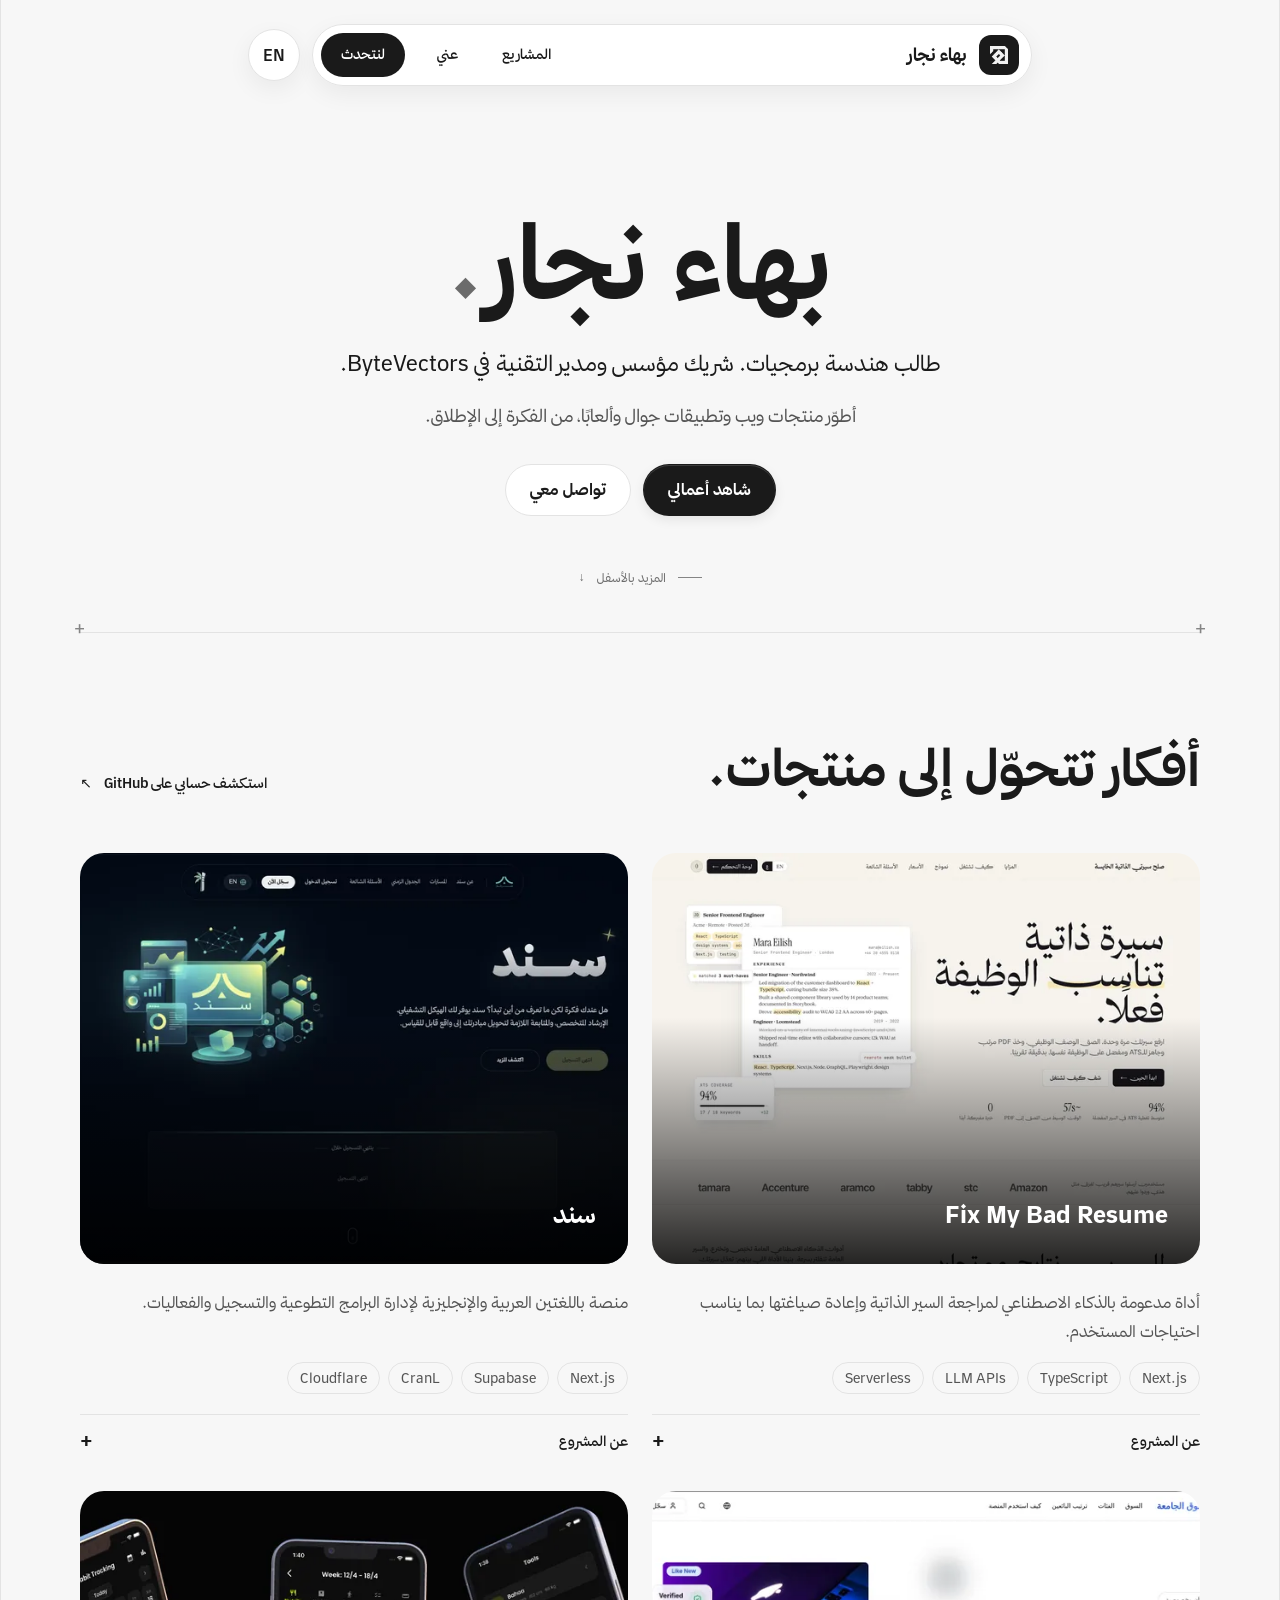
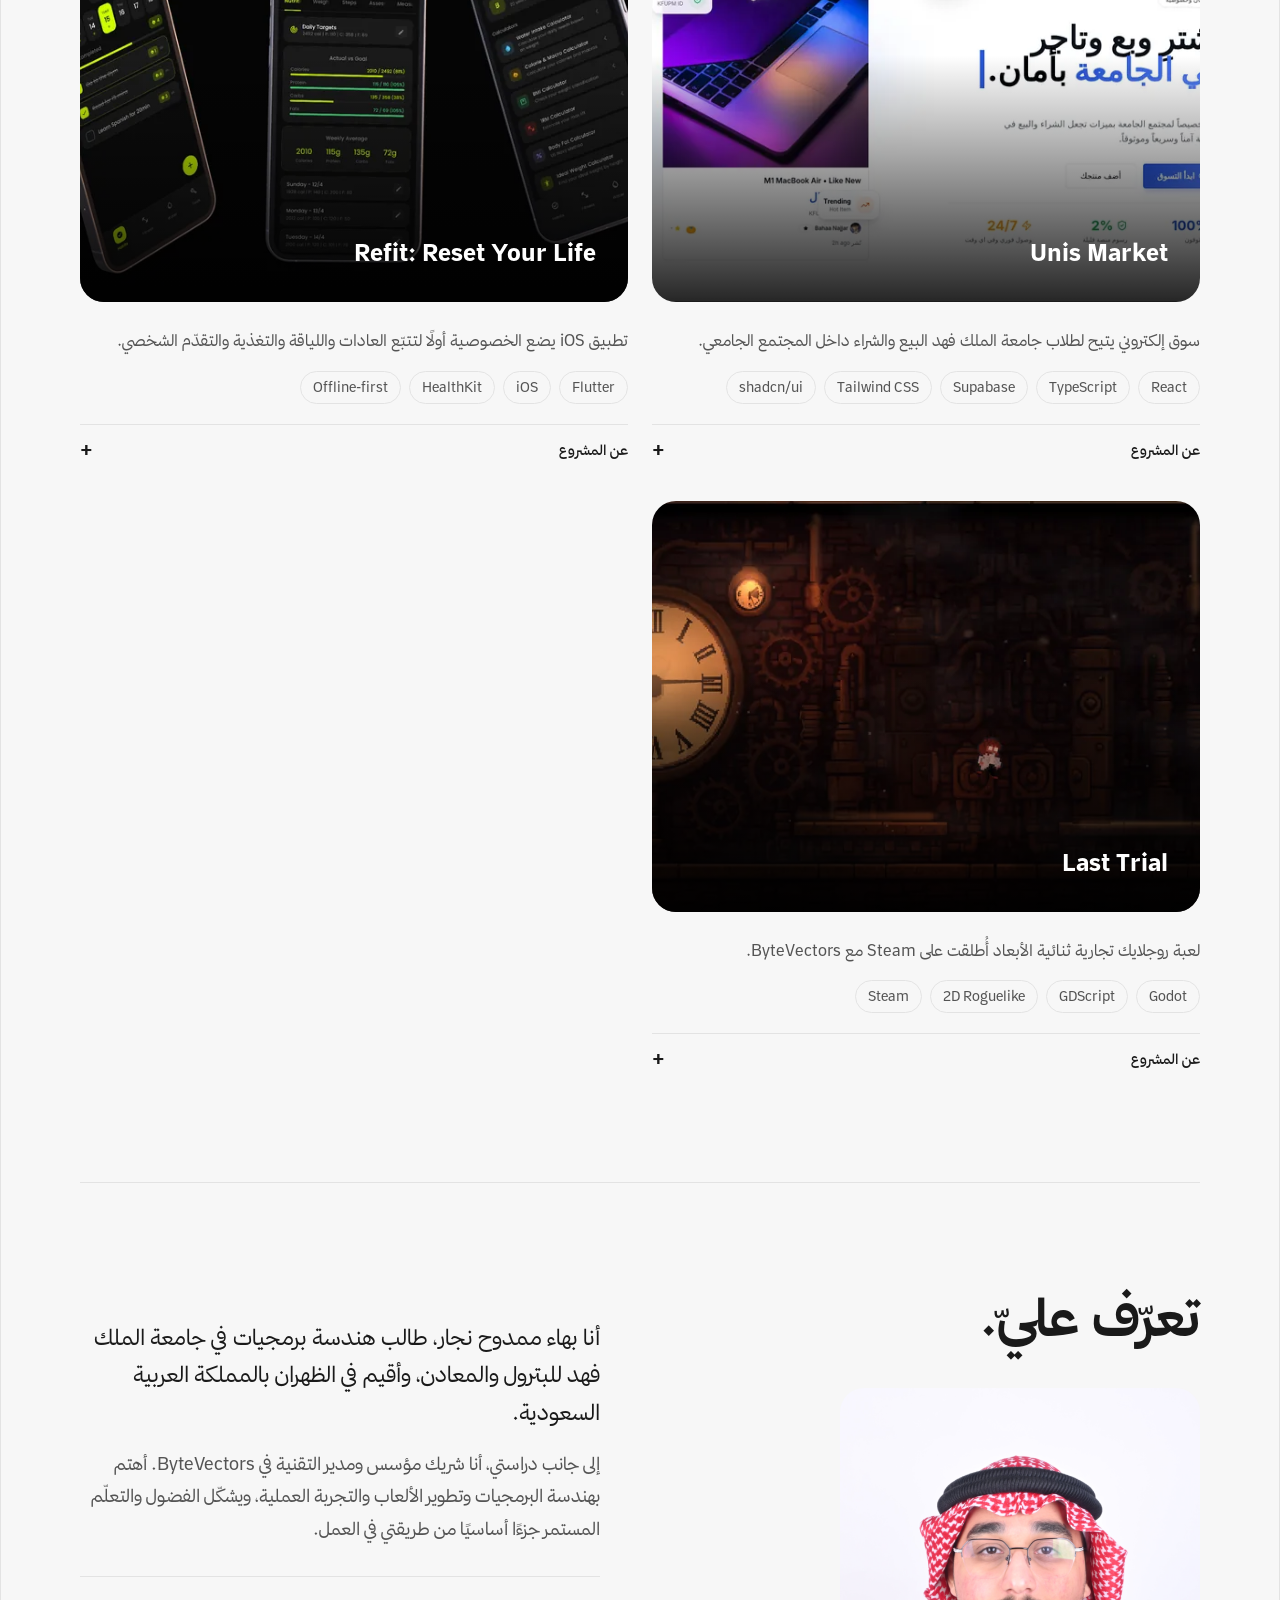
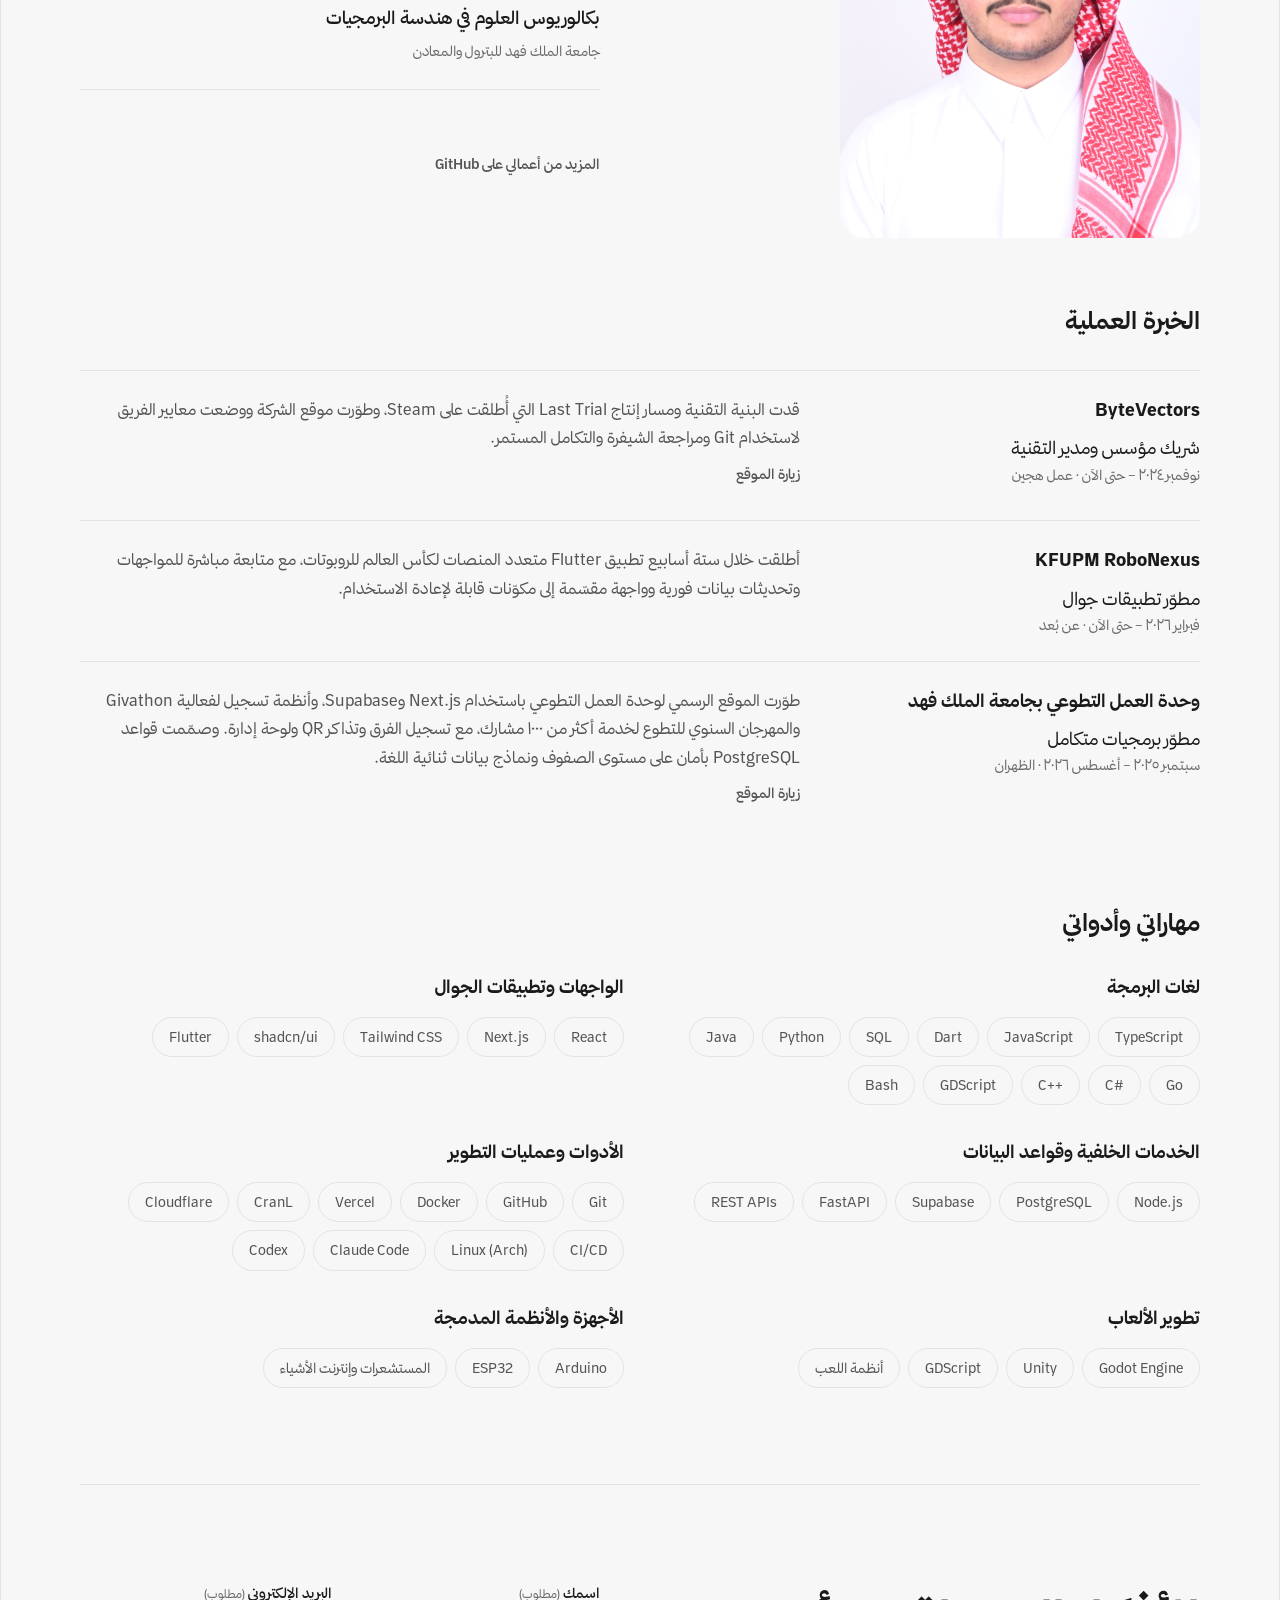
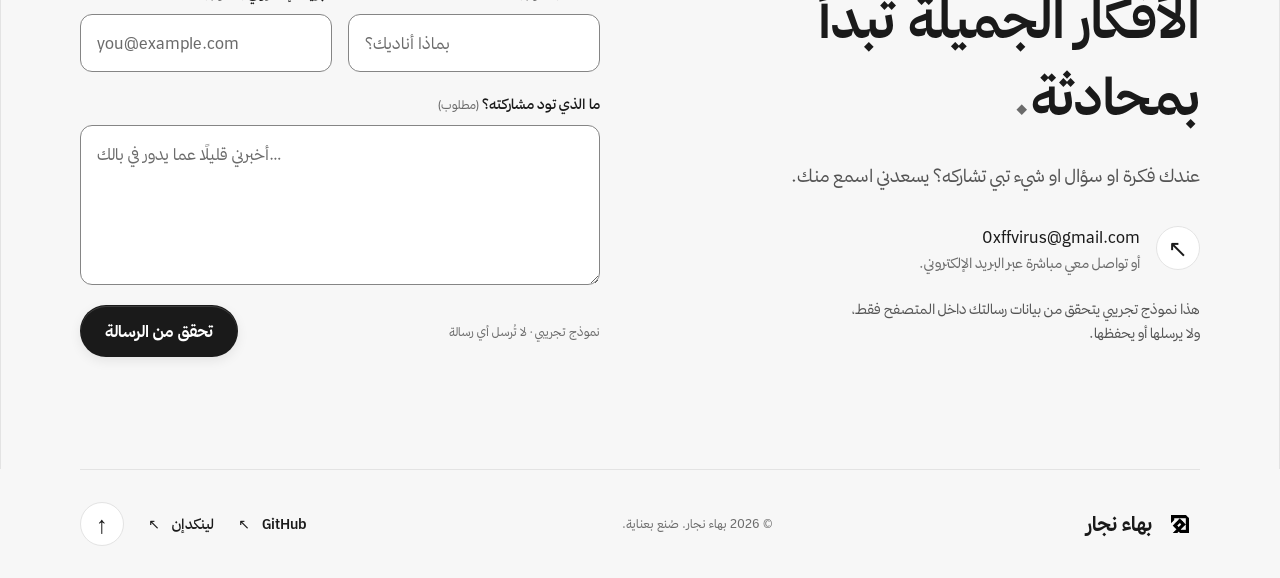
<file: index.html>
<!doctype html>
<html lang="ar" dir="rtl">
  <head>
    <link rel="alternate" hreflang="en" href="en.html" />
    <meta charset="UTF-8" />
    <meta name="viewport" content="width=device-width, initial-scale=1.0" />
    <meta
      name="description"
      content="بهاء نجار، طالب هندسة برمجيات في جامعة الملك فهد للبترول والمعادن. مشاريع وواجهات مدروسة وشغف بالتعلّم."
    />
    <meta name="theme-color" content="#f7f7f7" />
    <title>بهاء نجار — طالب هندسة برمجيات</title>
    <link
      rel="icon"
      href="assets/images/brand/Logo%20White%20Black%20Background.png"
      type="image/png"
    />
    <link rel="stylesheet" href="css/styles.css" />
    <script src="js/script.js" defer></script>
  </head>
  <body id="top">
    <a class="skip-link" href="#main">انتقل إلى المحتوى</a>
    <header class="site-header">
      <div class="header-bar">
        <a class="identity" href="#top" aria-label="بهاء نجار، الصفحة الرئيسية"
          ><span class="brand-mark" aria-hidden="true"
            ><img
              src="assets/images/brand/White%20Logo%20Transparent%20Background.png"
              alt=""
              width="128"
              height="128" /></span
          ><span>بهاء نجار</a
        >

        <button
          class="menu-toggle"
          type="button"
          aria-expanded="false"
          aria-controls="navigation"
          hidden
        >
          القائمة <span class="menu-lines" aria-hidden="true"></span>
        </button>
        <nav id="navigation" aria-label="التنقل الرئيسي">
          <a href="#projects">المشاريع</a><a href="#about">عني</a
          ><a class="nav-contact" href="#contact">لنتحدث</a>
        </nav>
      </div>
      <a
        class="language-switch"
        href="en.html"
        lang="en"
        hreflang="en"
        aria-label="View this website in English"
        title="English"
        >EN</a
      >
    </header>
    <main id="main" class="page-frame">
      <section class="hero container" aria-labelledby="hero-title">
        <h1 id="hero-title">بهاء نجار<span class="muted">.</span></h1>
        <p class="hero-role">
          طالب هندسة برمجيات. شريك مؤسس ومدير التقنية في ByteVectors.
        </p>
        <p class="hero-description">
          أطوّر منتجات ويب وتطبيقات جوال وألعابًا، من الفكرة إلى الإطلاق.
        </p>
        <div class="action-group">
          <a class="button button-primary" href="#projects">شاهد أعمالي</a
          ><a class="button button-secondary" href="#contact">تواصل معي</a>
        </div>

        <a class="scroll-cue" href="#projects"
          ><span class="scroll-line" aria-hidden="true"></span>المزيد بالأسفل
          <span aria-hidden="true">↓</span></a
        >
        <span class="frame-cross frame-cross-start" aria-hidden="true">+</span
        ><span class="frame-cross frame-cross-end" aria-hidden="true">+</span>
      </section>
      <section
        id="projects"
        class="section container"
        aria-labelledby="projects-title"
      >
        <div class="section-heading">
          <div>
            <h2 id="projects-title">أفكار تتحوّل إلى منتجات.</h2>
          </div>
          <a
            class="text-link"
            href="https://github.com/0xffvirus"
            target="_blank"
            rel="noopener noreferrer"
            >استكشف حسابي على GitHub <span aria-hidden="true">↗</span></a
          >
        </div>
        <!-- Project facts and destination links sourced from the supplied résumé. -->
        <div class="project-grid">
          <article class="project">
            <a
              class="project-cover"
              href="#fix-my-bad-resume-details"
              aria-label="عن مشروع Fix My Bad Resume"
            >
              <img
                src="assets/images/projects/fix-my-bad-resume-800.webp"
                srcset="
                  assets/images/projects/fix-my-bad-resume-480.webp 480w,
                  assets/images/projects/fix-my-bad-resume-800.webp 800w,
                  assets/images/projects/fix-my-bad-resume-1200.webp 1200w,
                  assets/images/projects/fix-my-bad-resume-1600.webp 1600w
                "
                sizes="(min-width: 1200px) 548px, (min-width: 1024px) calc(50vw - 52px), (min-width: 768px) calc(50vw - 44px), calc(100vw - 48px)"
                decoding="async"
                alt="لقطة من الصفحة الرئيسية لـ Fix My Bad Resume تعرض محرر السيرة الذاتية ودرجة تغطية ATS."
                width="800"
                height="600"
                loading="lazy"
              />
              <div class="project-overlay">
                <div>
                  <h3><bdi>Fix My Bad Resume</bdi></h3>
                </div>
              </div>
            </a>
            <div class="project-caption">
              <p>
                أداة مدعومة بالذكاء الاصطناعي لمراجعة السير الذاتية وإعادة
                صياغتها بما يناسب احتياجات المستخدم.
              </p>
              <ul class="tags" aria-label="تقنيات المشروع">
                <li dir="ltr">Next.js</li>
                <li dir="ltr">TypeScript</li>
                <li dir="ltr">LLM APIs</li>
                <li dir="ltr">Serverless</li>
              </ul>
            </div>
            <details id="fix-my-bad-resume-details" class="project-details">
              <summary>عن المشروع<span aria-hidden="true">+</span></summary>
              <div>
                <p>
                  طوّرت تطبيق ويب متكاملًا يحلّل السير الذاتية ويعيد صياغتها
                  باستخدام واجهات النماذج اللغوية، مع واجهة مبنية بـ Next.js
                  وTypeScript وخدمات خلفية دون خوادم مُدارة يدويًا.
                </p>
                <a
                  class="text-link"
                  href="https://fixmybadresume.com"
                  target="_blank"
                  rel="noopener noreferrer"
                  >زيارة الموقع</a
                >
              </div>
            </details>
          </article>
          <article class="project">
            <a
              class="project-cover"
              href="#sanad-details"
              aria-label="عن مشروع سند"
            >
              <img
                src="assets/images/projects/sanad-800.webp"
                srcset="
                  assets/images/projects/sanad-480.webp 480w,
                  assets/images/projects/sanad-800.webp 800w,
                  assets/images/projects/sanad-1200.webp 1200w,
                  assets/images/projects/sanad-1600.webp 1600w
                "
                sizes="(min-width: 1200px) 548px, (min-width: 1024px) calc(50vw - 52px), (min-width: 768px) calc(50vw - 44px), calc(100vw - 48px)"
                decoding="async"
                alt="لقطة من الصفحة الرئيسية لمنصة سند بتصميم داكن ورسم توضيحي للبرامج."
                width="800"
                height="600"
                loading="lazy"
              />
              <div class="project-overlay">
                <div>
                  <h3><bdi>سند</bdi></h3>
                </div>
              </div>
            </a>
            <div class="project-caption">
              <p>
                منصة باللغتين العربية والإنجليزية لإدارة البرامج التطوعية
                والتسجيل والفعاليات.
              </p>
              <ul class="tags" aria-label="تقنيات المشروع">
                <li dir="ltr">Next.js</li>
                <li dir="ltr">Supabase</li>
                <li dir="ltr">CranL</li>
                <li dir="ltr">Cloudflare</li>
              </ul>
            </div>
            <details id="sanad-details" class="project-details">
              <summary>عن المشروع<span aria-hidden="true">+</span></summary>
              <div>
                <p>
                  أطلقت منصة باستخدام Next.js وSupabase تدعم تسجيل الفرق وتذاكر
                  الفعاليات برموز QR ولوحة تحكم للإدارة، ونشرتها عبر CranL
                  وCloudflare.
                </p>
                <a
                  class="text-link"
                  href="https://sanad.kvwu.org"
                  target="_blank"
                  rel="noopener noreferrer"
                  >زيارة الموقع</a
                >
              </div>
            </details>
          </article>
          <article class="project">
            <a
              class="project-cover"
              href="#unis-market-details"
              aria-label="عن مشروع Unis Market"
            >
              <img
                src="assets/images/projects/unis-market-800.webp"
                srcset="
                  assets/images/projects/unis-market-480.webp 480w,
                  assets/images/projects/unis-market-800.webp 800w,
                  assets/images/projects/unis-market-1200.webp 1200w,
                  assets/images/projects/unis-market-1600.webp 1600w
                "
                sizes="(min-width: 1200px) 548px, (min-width: 1024px) calc(50vw - 52px), (min-width: 768px) calc(50vw - 44px), calc(100vw - 48px)"
                decoding="async"
                alt="لقطة من الصفحة الرئيسية لسوق الجامعة تعرض إعلان ماك بوك وتنقلًا عربيًا."
                width="800"
                height="600"
                loading="lazy"
              />
              <div class="project-overlay">
                <div>
                  <h3><bdi>Unis Market</bdi></h3>
                </div>
              </div>
            </a>
            <div class="project-caption">
              <p>
                سوق إلكتروني يتيح لطلاب جامعة الملك فهد البيع والشراء داخل
                المجتمع الجامعي.
              </p>
              <ul class="tags" aria-label="تقنيات المشروع">
                <li dir="ltr">React</li>
                <li dir="ltr">TypeScript</li>
                <li dir="ltr">Supabase</li>
                <li dir="ltr">Tailwind CSS</li>
                <li dir="ltr">shadcn/ui</li>
              </ul>
            </div>
            <details id="unis-market-details" class="project-details">
              <summary>عن المشروع<span aria-hidden="true">+</span></summary>
              <div>
                <p>
                  طوّرت سوقًا إلكترونيًا بواجهة React وTypeScript وخدمات خلفية
                  باستخدام Supabase، مع واجهة عربية وإنجليزية، وتدفّق دفع آمن،
                  وتصميم متجاوب باستخدام Tailwind CSS وshadcn/ui.
                </p>
                <a
                  class="text-link"
                  href="https://unismarket.com"
                  target="_blank"
                  rel="noopener noreferrer"
                  >زيارة الموقع</a
                >
              </div>
            </details>
          </article>
          <article class="project">
            <a
              class="project-cover"
              href="#refit-details"
              aria-label="عن مشروع Refit: Reset Your Life"
            >
              <img
                src="assets/images/projects/refit-800.webp"
                srcset="
                  assets/images/projects/refit-480.webp 480w,
                  assets/images/projects/refit-800.webp 800w,
                  assets/images/projects/refit-1200.webp 1200w,
                  assets/images/projects/refit-1600.webp 1600w
                "
                sizes="(min-width: 1200px) 548px, (min-width: 1024px) calc(50vw - 52px), (min-width: 768px) calc(50vw - 44px), calc(100vw - 48px)"
                decoding="async"
                alt="ثلاث لقطات من تطبيق Refit تعرض تتبع العادات وأهداف التغذية والحاسبات."
                width="800"
                height="600"
                loading="lazy"
              />
              <div class="project-overlay">
                <div>
                  <h3><bdi>Refit: Reset Your Life</bdi></h3>
                </div>
              </div>
            </a>
            <div class="project-caption">
              <p>
                تطبيق iOS يضع الخصوصية أولًا لتتبّع العادات واللياقة والتغذية
                والتقدّم الشخصي.
              </p>
              <ul class="tags" aria-label="تقنيات المشروع">
                <li dir="ltr">Flutter</li>
                <li dir="ltr">iOS</li>
                <li dir="ltr">HealthKit</li>
                <li dir="ltr">Offline-first</li>
              </ul>
            </div>
            <details id="refit-details" class="project-details">
              <summary>عن المشروع<span aria-hidden="true">+</span></summary>
              <div>
                <p>
                  طوّرت تطبيق Flutter ثنائي اللغة يعمل بالكامل دون اتصال، لتتبّع
                  الاستمرارية في العادات والتغذية والمغذّيات الكبرى وتسجيل
                  التقدّم، مع تكامل HealthKit وإشعارات تراعي شهر رمضان.
                </p>
                <a
                  class="text-link"
                  href="https://apps.apple.com/sa/app/refit-reset-your-life/id6761937688"
                  target="_blank"
                  rel="noopener noreferrer"
                  >شاهد على App Store</a
                >
              </div>
            </details>
          </article>
          <article class="project">
            <a
              class="project-cover"
              href="#last-trial-details"
              aria-label="عن مشروع Last Trial"
            >
              <img
                src="assets/images/projects/last-trial-800.webp"
                srcset="
                  assets/images/projects/last-trial-480.webp 480w,
                  assets/images/projects/last-trial-800.webp 800w,
                  assets/images/projects/last-trial-1200.webp 1200w,
                  assets/images/projects/last-trial-1600.webp 1600w
                "
                sizes="(min-width: 1200px) 548px, (min-width: 1024px) calc(50vw - 52px), (min-width: 768px) calc(50vw - 44px), calc(100vw - 48px)"
                decoding="async"
                alt="لقطة من أسلوب اللعب في Last Trial تظهر شخصية في غرفة ترسية مليئة بالتروس والأنابيب."
                width="800"
                height="600"
                loading="lazy"
              />
              <div class="project-overlay">
                <div>
                  <h3><bdi>Last Trial</bdi></h3>
                </div>
              </div>
            </a>
            <div class="project-caption">
              <p>
                لعبة روجلايك تجارية ثنائية الأبعاد أُطلقت على Steam مع
                ByteVectors.
              </p>
              <ul class="tags" aria-label="تقنيات المشروع">
                <li dir="ltr">Godot</li>
                <li dir="ltr">GDScript</li>
                <li dir="ltr">2D Roguelike</li>
                <li dir="ltr">Steam</li>
              </ul>
            </div>
            <details id="last-trial-details" class="project-details">
              <summary>عن المشروع<span aria-hidden="true">+</span></summary>
              <div>
                <p>
                  صمّمت وطوّرت أنظمة اللعب الأساسية باستخدام GDScript، بما فيها
                  الحركة والاندفاع والقفز المزدوج وإبطاء الوقت والقتال. وقدت
                  البنية التقنية ومسار الإنتاج في ByteVectors لإطلاق اللعبة على
                  Steam.
                </p>
                <a
                  class="text-link"
                  href="https://store.steampowered.com/app/3927360/Last_Trial"
                  target="_blank"
                  rel="noopener noreferrer"
                  >شاهد على Steam</a
                >
              </div>
            </details>
          </article>
        </div>
      </section>
      <section
        id="about"
        class="section container section-bordered"
        aria-labelledby="about-title"
      >
        <div class="about-grid">
          <div>
            <h2 id="about-title">تعرّف عليّ.</h2>
            <img
              class="about-portrait"
              src="assets/images/bahaa.png"
              alt="صورة شخصية لبهاء نجار"
              width="800"
              height="800"
              loading="lazy"
            />
          </div>
          <div class="about-content">
            <p class="lead">
              أنا بهاء ممدوح نجار، طالب هندسة برمجيات في جامعة الملك فهد للبترول
              والمعادن، وأقيم في الظهران بالمملكة العربية السعودية.
            </p>
            <p>
              إلى جانب دراستي، أنا شريك مؤسس ومدير التقنية في ByteVectors. أهتم
              بهندسة البرمجيات وتطوير الألعاب والتجربة العملية، ويشكّل الفضول
              والتعلّم المستمر جزءًا أساسيًا من طريقتي في العمل.
            </p>
            <div class="education">
              <p>بكالوريوس العلوم في هندسة البرمجيات</p>
              <span class="metadata">جامعة الملك فهد للبترول والمعادن</span>
            </div>
            <a
              class="text-link about-link"
              href="https://github.com/0xffvirus"
              target="_blank"
              rel="noopener noreferrer"
              >المزيد من أعمالي على GitHub</a
            >
          </div>
        </div>
        <div class="about-block">
          <h3>الخبرة العملية</h3>
          <div class="experience-list">
            <article class="experience-row">
              <div>
                <h4>ByteVectors</h4>
                <p>شريك مؤسس ومدير التقنية</p>
                <p class="metadata">نوفمبر ٢٠٢٤ – حتى الآن · عمل هجين</p>
              </div>
              <p>
                قدت البنية التقنية ومسار إنتاج Last Trial التي أُطلقت على Steam،
                وطوّرت موقع الشركة ووضعت معايير الفريق لاستخدام Git ومراجعة
                الشيفرة والتكامل المستمر.
                <a
                  class="text-link"
                  href="https://www.bytevectors.com"
                  target="_blank"
                  rel="noopener noreferrer"
                  >زيارة الموقع</a
                >
              </p>
              
            </article>
            <article class="experience-row">
              <div>
                <h4>KFUPM RoboNexus</h4>
                <p>مطوّر تطبيقات جوال</p>
                <p class="metadata">فبراير ٢٠٢٦ – حتى الآن · عن بُعد</p>
              </div>
              <p>
                أطلقت خلال ستة أسابيع تطبيق Flutter متعدد المنصات لكأس العالم
                للروبوتات، مع متابعة مباشرة للمواجهات وتحديثات بيانات فورية
                وواجهة مقسّمة إلى مكوّنات قابلة لإعادة الاستخدام.
              </p>
            </article>
            <article class="experience-row">
              <div>
                <h4>وحدة العمل التطوعي بجامعة الملك فهد</h4>
                <p>مطوّر برمجيات متكامل</p>
                <p class="metadata">سبتمبر ٢٠٢٥ – أغسطس ٢٠٢٦ · الظهران</p>
              </div>
              <p>
                طوّرت الموقع الرسمي لوحدة العمل التطوعي باستخدام Next.js
                وSupabase، وأنظمة تسجيل لفعالية Givathon والمهرجان السنوي للتطوع
                لخدمة أكثر من ١٠٠٠ مشارك، مع تسجيل الفرق وتذاكر QR ولوحة إدارة.
                وصمّمت قواعد PostgreSQL بأمان على مستوى الصفوف ونماذج بيانات
                ثنائية اللغة.
                <a
                  class="text-link"
                  href="https://kvwu.org"
                  target="_blank"
                  rel="noopener noreferrer"
                  >زيارة الموقع</a
                >
              </p>
            </article>
          </div>
        </div>
        <div class="about-block">
          <h3>مهاراتي وأدواتي</h3>
          <div class="skills-grid">
            <div class="skill-group">
              <h4>لغات البرمجة</h4>
              <ul class="tags tags-large">
                <li dir="auto">TypeScript</li>
                <li dir="auto">JavaScript</li>
                <li dir="auto">Dart</li>
                <li dir="auto">SQL</li>
                <li dir="auto">Python</li>
                <li dir="auto">Java</li>
                <li dir="auto">Go</li>
                <li dir="auto">C#</li>
                <li dir="auto">C++</li>
                <li dir="auto">GDScript</li>
                <li dir="auto">Bash</li>
              </ul>
            </div>
            <div class="skill-group">
              <h4>الواجهات وتطبيقات الجوال</h4>
              <ul class="tags tags-large">
                <li dir="auto">React</li>
                <li dir="auto">Next.js</li>
                <li dir="auto">Tailwind CSS</li>
                <li dir="auto">shadcn/ui</li>
                <li dir="auto">Flutter</li>
              </ul>
            </div>
            <div class="skill-group">
              <h4>الخدمات الخلفية وقواعد البيانات</h4>
              <ul class="tags tags-large">
                <li dir="auto">Node.js</li>
                <li dir="auto">PostgreSQL</li>
                <li dir="auto">Supabase</li>
                <li dir="auto">FastAPI</li>
                <li dir="auto">REST APIs</li>
              </ul>
            </div>
            <div class="skill-group">
              <h4>الأدوات وعمليات التطوير</h4>
              <ul class="tags tags-large">
                <li dir="auto">Git</li>
                <li dir="auto">GitHub</li>
                <li dir="auto">Docker</li>
                <li dir="auto">Vercel</li>
                <li dir="auto">CranL</li>
                <li dir="auto">Cloudflare</li>
                <li dir="auto">CI/CD</li>
                <li dir="auto">Linux (Arch)</li>
                <li dir="auto">Claude Code</li>
                <li dir="auto">Codex</li>
              </ul>
            </div>
            <div class="skill-group">
              <h4>تطوير الألعاب</h4>
              <ul class="tags tags-large">
                <li dir="auto">Godot Engine</li>
                <li dir="auto">Unity</li>
                <li dir="auto">GDScript</li>
                <li dir="auto">أنظمة اللعب</li>
              </ul>
            </div>
            <div class="skill-group">
              <h4>الأجهزة والأنظمة المدمجة</h4>
              <ul class="tags tags-large">
                <li dir="auto">Arduino</li>
                <li dir="auto">ESP32</li>
                <li dir="auto">المستشعرات وإنترنت الأشياء</li>
              </ul>
            </div>
          </div>
        </div>
      </section>
      <section
        id="contact"
        class="section container section-bordered"
        aria-labelledby="contact-title"
      >
        <div class="contact-grid">
          <div class="contact-intro">
            <h2 id="contact-title">
              الأفكار الجميلة تبدأ<br />بمحادثة<span class="muted">.</span>
            </h2>
            <p>
عندك فكرة او سؤال او شيء تبي تشاركه؟ يسعدني اسمع منك.
            </p>
            <div class="email-contact" id="email-contact">
              <span class="contact-symbol" aria-hidden="true">↗</span>
              <p>
                <a href="mailto:0xffvirus@gmail.com" dir="ltr"
                  >0xffvirus@gmail.com</a
                ><span class="metadata"
                  >أو تواصل معي مباشرة عبر البريد الإلكتروني.</span
                >
              </p>
            </div>
            <p class="form-note" id="demo-note">
              هذا نموذج تجريبي يتحقق من بيانات رسالتك داخل المتصفح فقط، ولا
              يرسلها أو يحفظها.
            </p>
          </div>
          <form id="contact-form" aria-describedby="demo-note">
            <div class="form-row">
              <div class="field">
                <label for="name">اسمك <span>(مطلوب)</span></label
                ><input
                  id="name"
                  dir="auto"
                  name="name"
                  type="text"
                  autocomplete="name"
                  placeholder="بماذا أناديك؟"
                  required
                  maxlength="100"
                  aria-describedby="name-error"
                />
                <p class="field-error" id="name-error"></p>
              </div>
              <div class="field">
                <label for="email">البريد الإلكتروني <span>(مطلوب)</span></label
                ><input
                  id="email"
                  dir="ltr"
                  name="email"
                  type="email"
                  autocomplete="email"
                  placeholder="you@example.com"
                  required
                  maxlength="254"
                  aria-describedby="email-error"
                />
                <p class="field-error" id="email-error"></p>
              </div>
            </div>
            <div class="field">
              <label for="message"
                >ما الذي تود مشاركته؟ <span>(مطلوب)</span></label
              ><textarea
                id="message"
                dir="auto"
                name="message"
                rows="5"
                placeholder="أخبرني قليلًا عما يدور في بالك…"
                required
                maxlength="5000"
                aria-describedby="message-error"
              ></textarea>
              <p class="field-error" id="message-error"></p>
            </div>
            <div class="form-bottom">
              <span class="metadata">نموذج تجريبي · لا تُرسل أي رسالة</span
              ><button
                class="button button-primary"
                type="submit"
                id="submit-button"
                disabled
              >
                تحقق من الرسالة
              </button>
            </div>
            <p
              id="form-status"
              class="form-status"
              role="status"
              aria-live="polite"
              aria-atomic="true"
            ></p>
            <noscript
              ><p class="form-note">
                فعّل JavaScript لتجربة التحقق من النموذج. خدمة إرسال الرسائل غير
                متصلة.
              </p></noscript
            >
          </form>
        </div>
      </section>
    </main>
    <footer class="site-footer container">
      <a class="footer-identity" href="#top"
        ><span class="brand-mark brand-mark-light" aria-hidden="true"
          ><img
            src="assets/images/brand/Black%20Logo%20Transparent%20Background.png"
            alt=""
            width="128"
            height="128" /></span
        >بهاء نجار</a
      >
      <p>© <span id="year">2026</span> بهاء نجار. صُنع بعناية.</p>
      <div class="footer-links">
        <a
          class="text-link"
          href="https://github.com/0xffvirus"
          target="_blank"
          rel="noopener noreferrer"
          >GitHub <span aria-hidden="true">↗</span></a
        ><a
          class="text-link"
          href="https://www.linkedin.com/in/0xbahaa/"
          target="_blank"
          rel="noopener noreferrer"
          >لينكدإن <span aria-hidden="true">↗</span></a
        ><a class="back-top" href="#top" aria-label="العودة إلى الأعلى">↑</a>
      </div>
    </footer>
  </body>
</html>
</file>
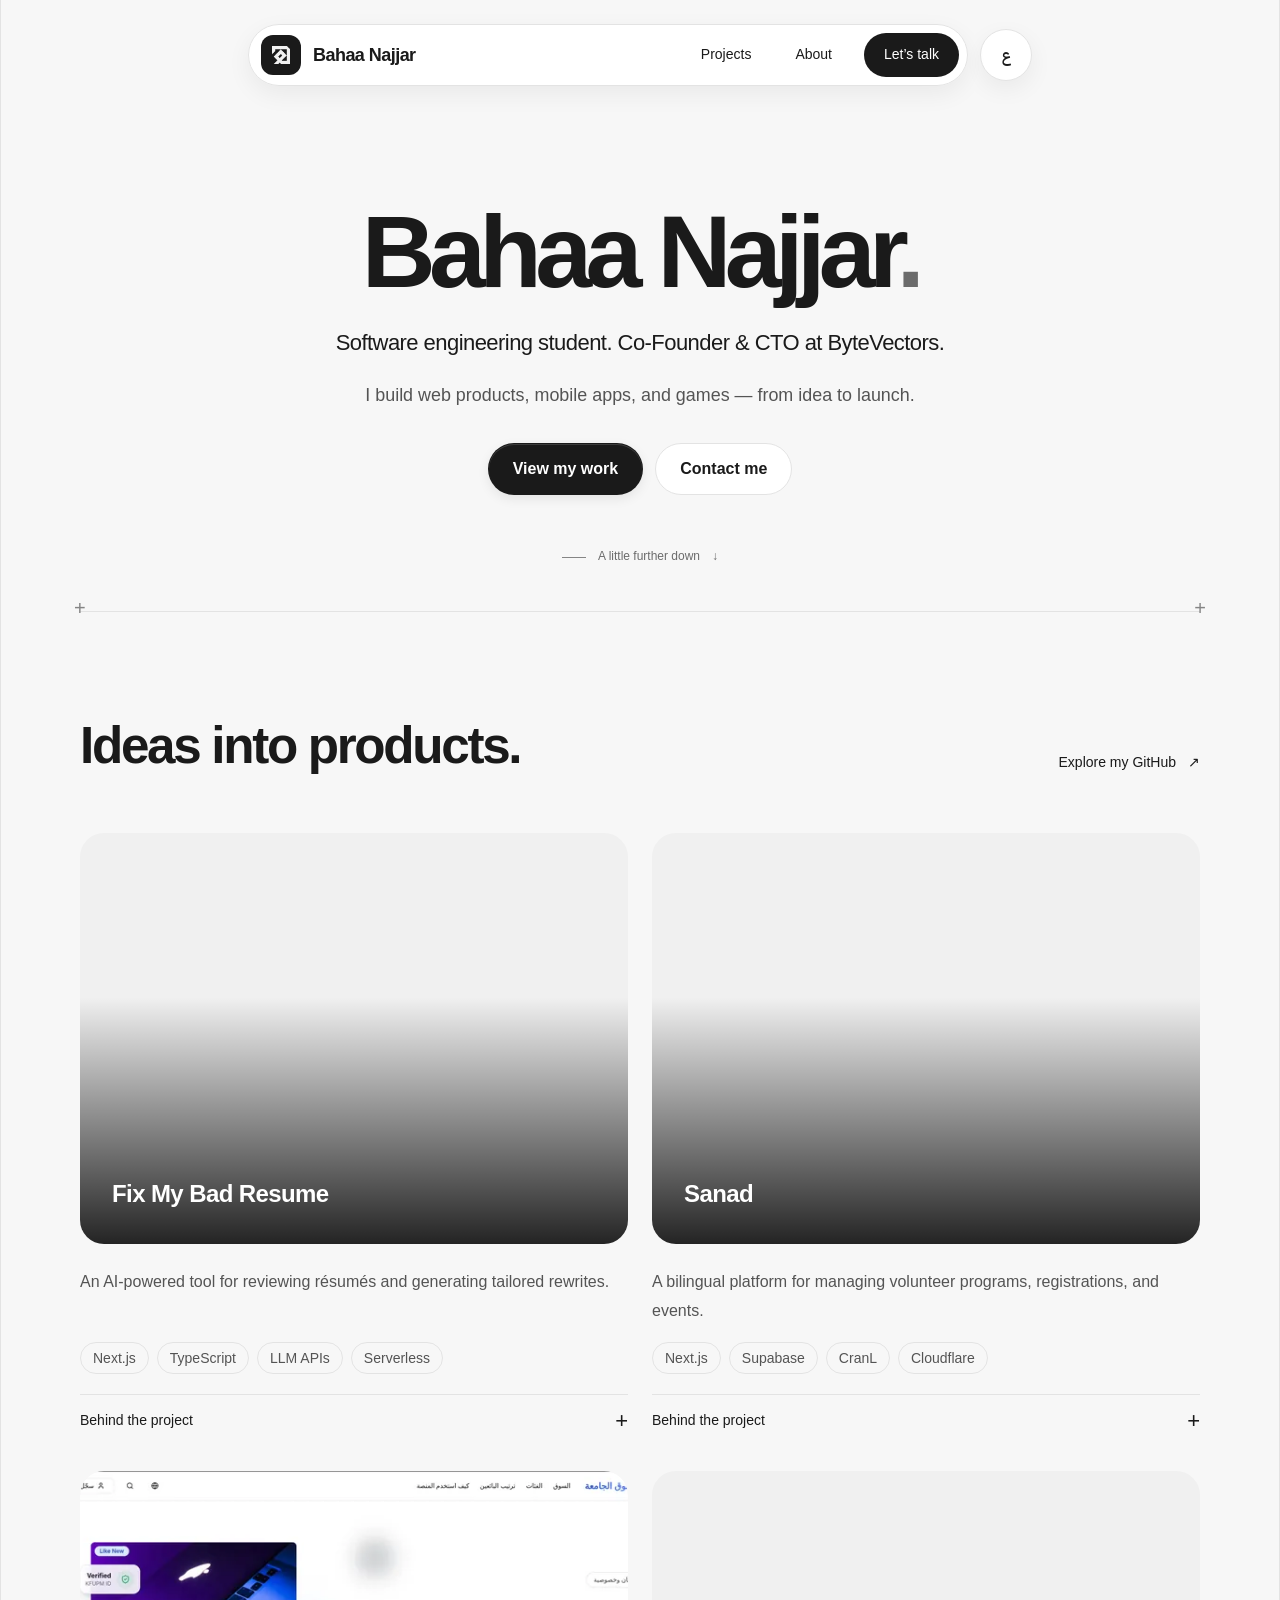
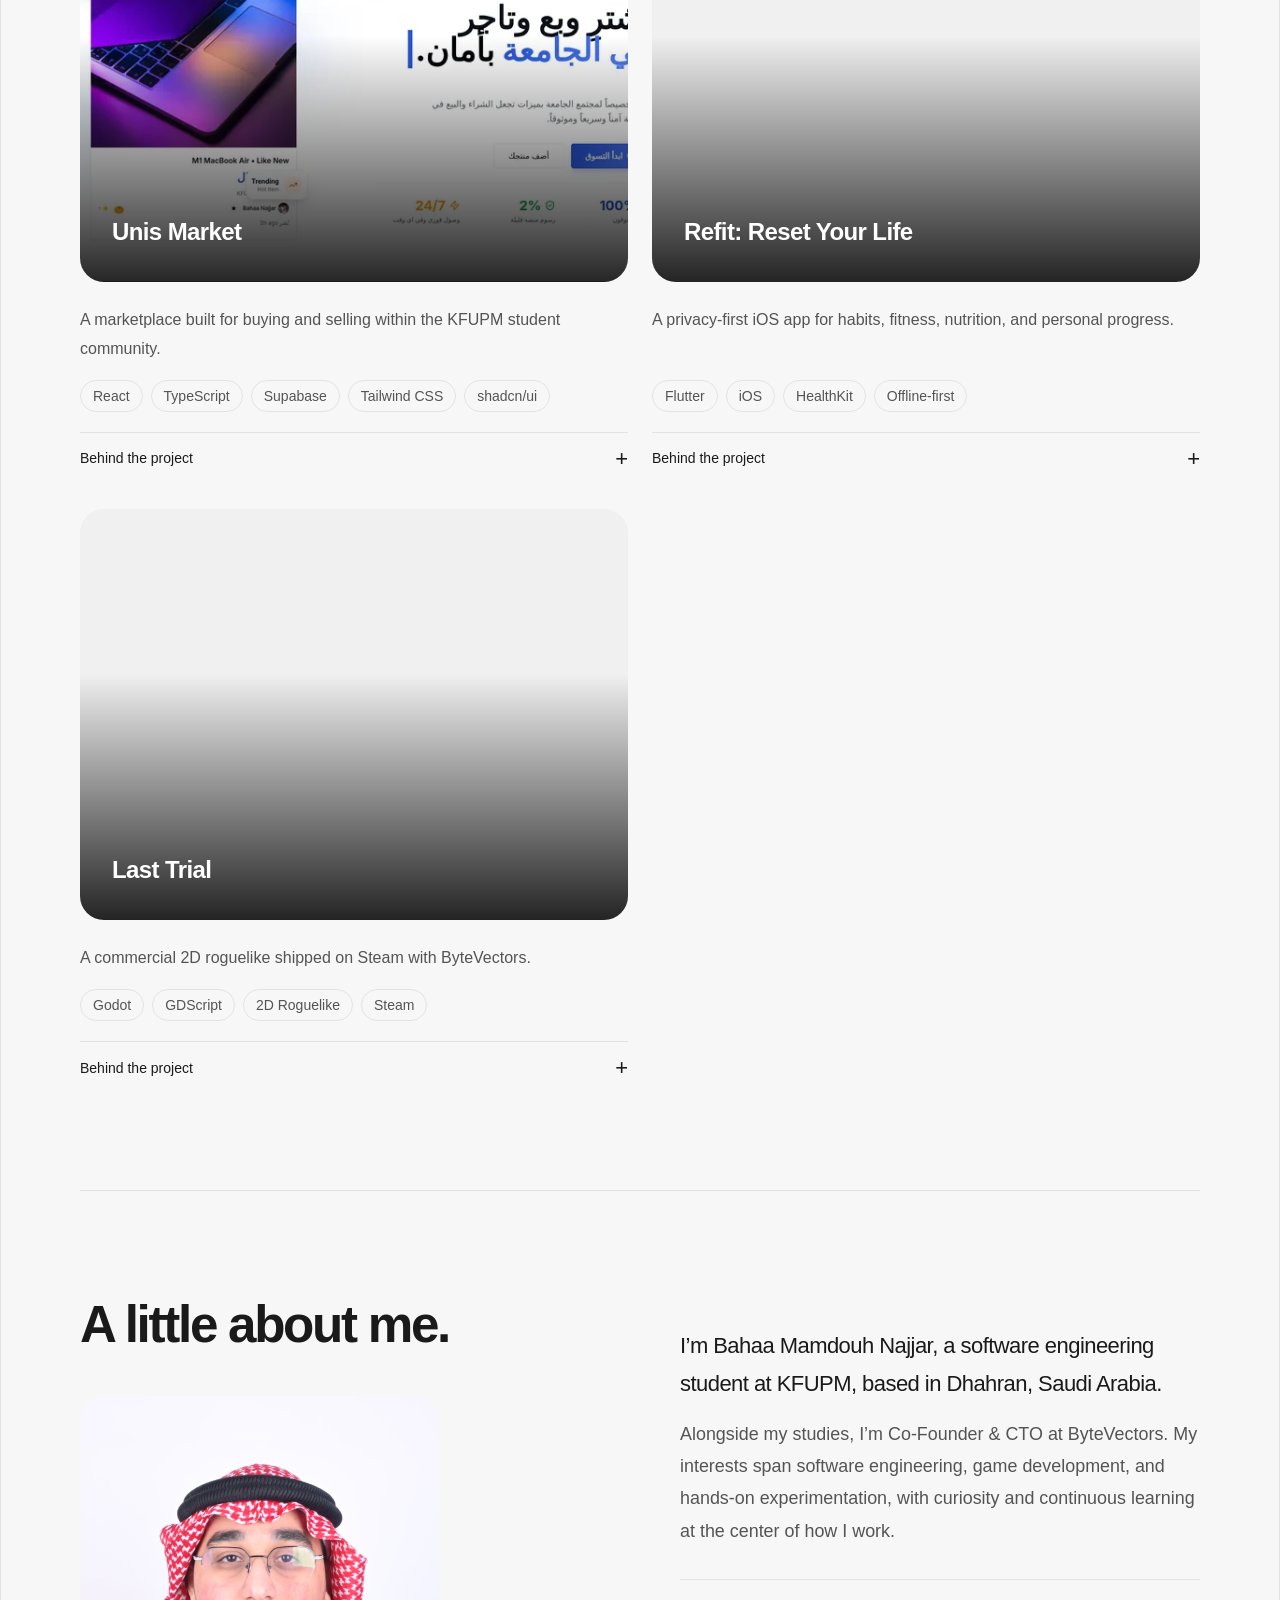
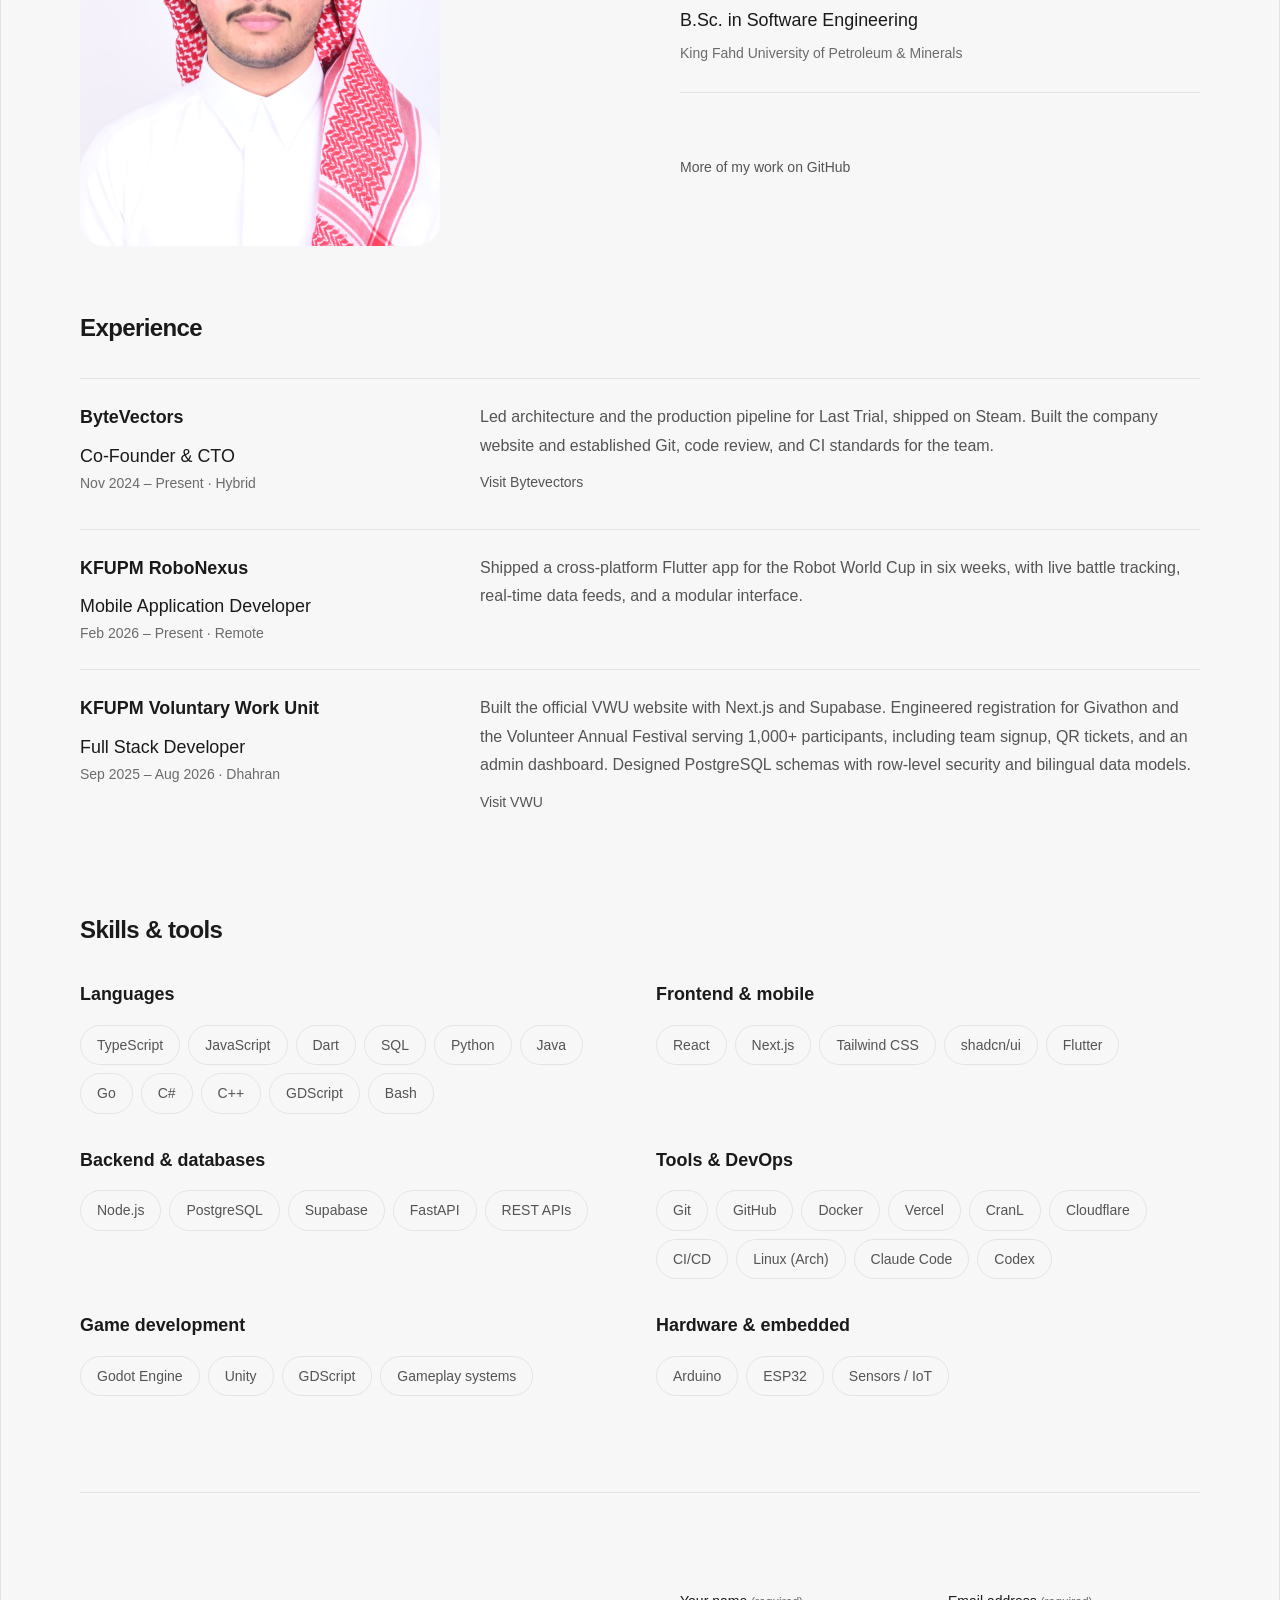
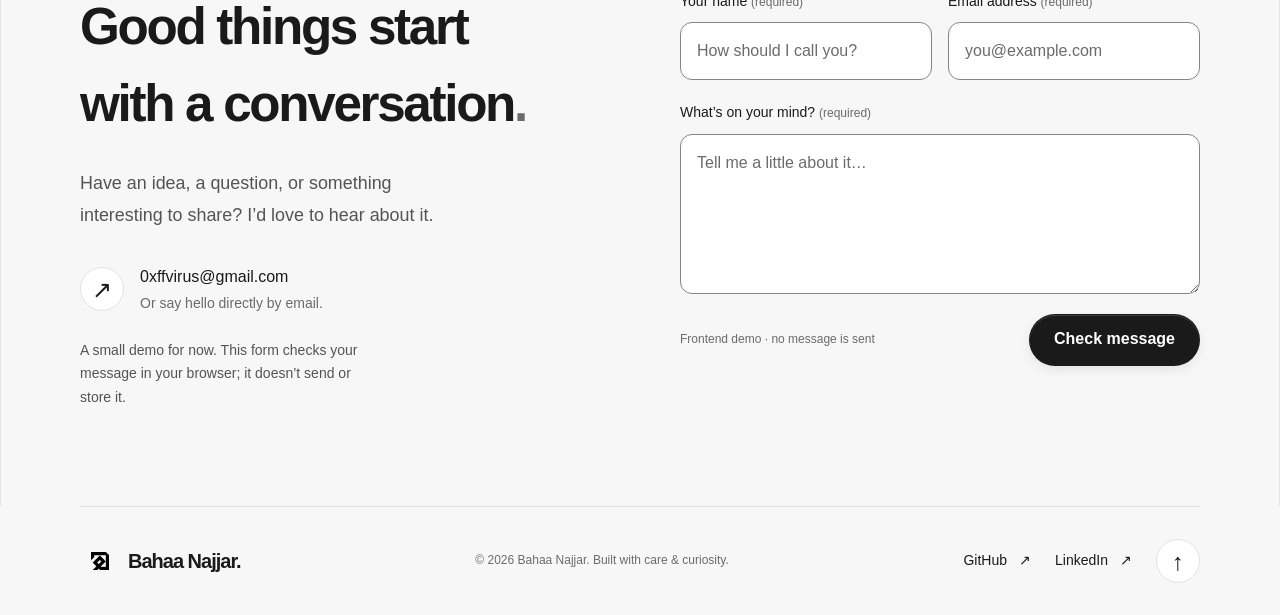
<file: en.html>
<!doctype html>
<html lang="en" dir="ltr">
  <head>
    <link rel="alternate" hreflang="ar" href="index.html" />
    <meta charset="UTF-8" />
    <meta name="viewport" content="width=device-width, initial-scale=1.0" />
    <meta
      name="description"
      content="Bahaa Najjar — software engineering student at KFUPM. Projects, thoughtful interfaces, and a little curiosity."
    />
    <meta name="theme-color" content="#f7f7f7" />
    <title>Bahaa Najjar — Software Engineering Portfolio</title>
    <link
      rel="icon"
      href="assets/images/brand/Logo%20White%20Black%20Background.png"
      type="image/png"
    />
    <link rel="stylesheet" href="css/styles.css" />
    <script src="js/script.js" defer></script>
  </head>
  <body id="top">
    <a class="skip-link" href="#main">Skip to content</a>
    <header class="site-header">
      <div class="header-bar">
        <a class="identity" href="#top" aria-label="Bahaa Najjar, home"
          ><span class="brand-mark" aria-hidden="true"
            ><img
              src="assets/images/brand/White%20Logo%20Transparent%20Background.png"
              alt=""
              width="128"
              height="128" /></span
          ><span>Bahaa Najjar</a
        >

        <button
          class="menu-toggle"
          type="button"
          aria-expanded="false"
          aria-controls="navigation"
          hidden
        >
          Menu <span class="menu-lines" aria-hidden="true"></span>
        </button>
        <nav id="navigation" aria-label="Main navigation">
          <a href="#projects">Projects</a><a href="#about">About</a
          ><a class="nav-contact" href="#contact">Let’s talk</a>
        </nav>
      </div>
      <a
        class="language-switch"
        href="index.html"
        lang="ar"
        hreflang="ar"
        aria-label="عرض الموقع بالعربية"
        title="العربية"
        >ع</a
      >
    </header>
    <main id="main" class="page-frame">
      <section class="hero container" aria-labelledby="hero-title">
        <h1 id="hero-title">Bahaa Najjar<span class="muted">.</span></h1>
        <p class="hero-role">
          Software engineering student. Co-Founder &amp; CTO at ByteVectors.
        </p>
        <p class="hero-description">
          I build web products, mobile apps, and games — from idea to launch.
        </p>
        <div class="action-group">
          <a class="button button-primary" href="#projects">View my work</a
          ><a class="button button-secondary" href="#contact">Contact me</a>
        </div>

        <a class="scroll-cue" href="#projects"
          ><span class="scroll-line" aria-hidden="true"></span>A little further
          down <span aria-hidden="true">↓</span></a
        >
        <span class="frame-cross frame-cross-start" aria-hidden="true">+</span
        ><span class="frame-cross frame-cross-end" aria-hidden="true">+</span>
      </section>
      <section
        id="projects"
        class="section container"
        aria-labelledby="projects-title"
      >
        <div class="section-heading">
          <div>
            <h2 id="projects-title">Ideas into products.</h2>
          </div>
          <a
            class="text-link"
            href="https://github.com/0xffvirus"
            target="_blank"
            rel="noopener noreferrer"
            >Explore my GitHub <span aria-hidden="true">↗</span></a
          >
        </div>
        <!-- Project facts and destination links sourced from the supplied résumé. -->
        <div class="project-grid">
          <article class="project">
            <a
              class="project-cover"
              href="#fix-my-bad-resume-details"
              aria-label="Explore Fix My Bad Resume"
            >
              <img
                src="assets/images/projects/fix-my-bad-resume-800.webp"
                srcset="
                  assets/images/projects/fix-my-bad-resume-480.webp 480w,
                  assets/images/projects/fix-my-bad-resume-800.webp 800w,
                  assets/images/projects/fix-my-bad-resume-1200.webp 1200w,
                  assets/images/projects/fix-my-bad-resume-1600.webp 1600w
                "
                sizes="(min-width: 1200px) 548px, (min-width: 1024px) calc(50vw - 52px), (min-width: 768px) calc(50vw - 44px), calc(100vw - 48px)"
                decoding="async"
                alt="Screenshot of the Fix My Bad Resume homepage with a résumé editor and an ATS coverage score."
                width="800"
                height="600"
                loading="lazy"
              />
              <div class="project-overlay">
                <div>
                  <h3><bdi>Fix My Bad Resume</bdi></h3>
                </div>
              </div>
            </a>
            <div class="project-caption">
              <p>
                An AI-powered tool for reviewing résumés and generating tailored
                rewrites.
              </p>
              <ul class="tags" aria-label="Project technologies">
                <li dir="ltr">Next.js</li>
                <li dir="ltr">TypeScript</li>
                <li dir="ltr">LLM APIs</li>
                <li dir="ltr">Serverless</li>
              </ul>
            </div>
            <details id="fix-my-bad-resume-details" class="project-details">
              <summary>
                Behind the project<span aria-hidden="true">+</span>
              </summary>
              <div>
                <p>
                  Built a full-stack web application that analyzes résumés and
                  produces tailored rewrites using LLM APIs, with a Next.js and
                  TypeScript frontend and a serverless backend.
                </p>
                <a
                  class="text-link"
                  href="https://fixmybadresume.com"
                  target="_blank"
                  rel="noopener noreferrer"
                  >Visit website</a
                >
              </div>
            </details>
          </article>
          <article class="project">
            <a
              class="project-cover"
              href="#sanad-details"
              aria-label="Explore Sanad"
            >
              <img
                src="assets/images/projects/sanad-800.webp"
                srcset="
                  assets/images/projects/sanad-480.webp 480w,
                  assets/images/projects/sanad-800.webp 800w,
                  assets/images/projects/sanad-1200.webp 1200w,
                  assets/images/projects/sanad-1600.webp 1600w
                "
                sizes="(min-width: 1200px) 548px, (min-width: 1024px) calc(50vw - 52px), (min-width: 768px) calc(50vw - 44px), calc(100vw - 48px)"
                decoding="async"
                alt="Screenshot of the Sanad homepage with a dark layout and a program illustration."
                width="800"
                height="600"
                loading="lazy"
              />
              <div class="project-overlay">
                <div>
                  <h3><bdi>Sanad</bdi></h3>
                </div>
              </div>
            </a>
            <div class="project-caption">
              <p>
                A bilingual platform for managing volunteer programs,
                registrations, and events.
              </p>
              <ul class="tags" aria-label="Project technologies">
                <li dir="ltr">Next.js</li>
                <li dir="ltr">Supabase</li>
                <li dir="ltr">CranL</li>
                <li dir="ltr">Cloudflare</li>
              </ul>
            </div>
            <details id="sanad-details" class="project-details">
              <summary>
                Behind the project<span aria-hidden="true">+</span>
              </summary>
              <div>
                <p>
                  Shipped a Next.js and Supabase platform with team-based
                  registration, QR-ticketed events, and an admin dashboard.
                  Deployed through CranL and Cloudflare.
                </p>
                <a
                  class="text-link"
                  href="https://sanad.kvwu.org"
                  target="_blank"
                  rel="noopener noreferrer"
                  >Visit website</a
                >
              </div>
            </details>
          </article>
          <article class="project">
            <a
              class="project-cover"
              href="#unis-market-details"
              aria-label="Explore Unis Market"
            >
              <img
                src="assets/images/projects/unis-market-800.webp"
                srcset="
                  assets/images/projects/unis-market-480.webp 480w,
                  assets/images/projects/unis-market-800.webp 800w,
                  assets/images/projects/unis-market-1200.webp 1200w,
                  assets/images/projects/unis-market-1600.webp 1600w
                "
                sizes="(min-width: 1200px) 548px, (min-width: 1024px) calc(50vw - 52px), (min-width: 768px) calc(50vw - 44px), calc(100vw - 48px)"
                decoding="async"
                alt="Screenshot of the Unis Market homepage showing a MacBook listing and Arabic navigation."
                width="800"
                height="600"
                loading="lazy"
              />
              <div class="project-overlay">
                <div>
                  <h3><bdi>Unis Market</bdi></h3>
                </div>
              </div>
            </a>
            <div class="project-caption">
              <p>
                A marketplace built for buying and selling within the KFUPM
                student community.
              </p>
              <ul class="tags" aria-label="Project technologies">
                <li dir="ltr">React</li>
                <li dir="ltr">TypeScript</li>
                <li dir="ltr">Supabase</li>
                <li dir="ltr">Tailwind CSS</li>
                <li dir="ltr">shadcn/ui</li>
              </ul>
            </div>
            <details id="unis-market-details" class="project-details">
              <summary>
                Behind the project<span aria-hidden="true">+</span>
              </summary>
              <div>
                <p>
                  Built a production marketplace with a React and TypeScript
                  frontend and Supabase backend. It combines a bilingual
                  Arabic/English interface, a secure payment flow, and a
                  responsive design using Tailwind CSS and shadcn/ui.
                </p>
                <a
                  class="text-link"
                  href="https://unismarket.com"
                  target="_blank"
                  rel="noopener noreferrer"
                  >Visit website</a
                >
              </div>
            </details>
          </article>
          <article class="project">
            <a
              class="project-cover"
              href="#refit-details"
              aria-label="Explore Refit: Reset Your Life"
            >
              <img
                src="assets/images/projects/refit-800.webp"
                srcset="
                  assets/images/projects/refit-480.webp 480w,
                  assets/images/projects/refit-800.webp 800w,
                  assets/images/projects/refit-1200.webp 1200w,
                  assets/images/projects/refit-1600.webp 1600w
                "
                sizes="(min-width: 1200px) 548px, (min-width: 1024px) calc(50vw - 52px), (min-width: 768px) calc(50vw - 44px), calc(100vw - 48px)"
                decoding="async"
                alt="Three Refit app screens showing habit tracking, nutrition goals, and calculators."
                width="800"
                height="600"
                loading="lazy"
              />
              <div class="project-overlay">
                <div>
                  <h3><bdi>Refit: Reset Your Life</bdi></h3>
                </div>
              </div>
            </a>
            <div class="project-caption">
              <p>
                A privacy-first iOS app for habits, fitness, nutrition, and
                personal progress.
              </p>
              <ul class="tags" aria-label="Project technologies">
                <li dir="ltr">Flutter</li>
                <li dir="ltr">iOS</li>
                <li dir="ltr">HealthKit</li>
                <li dir="ltr">Offline-first</li>
              </ul>
            </div>
            <details id="refit-details" class="project-details">
              <summary>
                Behind the project<span aria-hidden="true">+</span>
              </summary>
              <div>
                <p>
                  Built a fully offline, bilingual Flutter app for habit
                  streaks, nutrition and macro tracking, and progress logging.
                  Integrated HealthKit and notifications adapted for Ramadan.
                </p>
                <a
                  class="text-link"
                  href="https://apps.apple.com/sa/app/refit-reset-your-life/id6761937688"
                  target="_blank"
                  rel="noopener noreferrer"
                  >View on the App Store</a
                >
              </div>
            </details>
          </article>
          <article class="project">
            <a
              class="project-cover"
              href="#last-trial-details"
              aria-label="Explore Last Trial"
            >
              <img
                src="assets/images/projects/last-trial-800.webp"
                srcset="
                  assets/images/projects/last-trial-480.webp 480w,
                  assets/images/projects/last-trial-800.webp 800w,
                  assets/images/projects/last-trial-1200.webp 1200w,
                  assets/images/projects/last-trial-1600.webp 1600w
                "
                sizes="(min-width: 1200px) 548px, (min-width: 1024px) calc(50vw - 52px), (min-width: 768px) calc(50vw - 44px), calc(100vw - 48px)"
                decoding="async"
                alt="Gameplay screenshot from Last Trial showing a character in a clockwork room with gears and pipes."
                width="800"
                height="600"
                loading="lazy"
              />
              <div class="project-overlay">
                <div>
                  <h3><bdi>Last Trial</bdi></h3>
                </div>
              </div>
            </a>
            <div class="project-caption">
              <p>
                A commercial 2D roguelike shipped on Steam with ByteVectors.
              </p>
              <ul class="tags" aria-label="Project technologies">
                <li dir="ltr">Godot</li>
                <li dir="ltr">GDScript</li>
                <li dir="ltr">2D Roguelike</li>
                <li dir="ltr">Steam</li>
              </ul>
            </div>
            <details id="last-trial-details" class="project-details">
              <summary>
                Behind the project<span aria-hidden="true">+</span>
              </summary>
              <div>
                <p>
                  Designed and implemented core gameplay systems in GDScript,
                  including movement, dashing, double-jump, time-slow mechanics,
                  and combat. Led the architecture and production pipeline at
                  ByteVectors to bring the game to Steam.
                </p>
                <a
                  class="text-link"
                  href="https://store.steampowered.com/app/3927360/Last_Trial"
                  target="_blank"
                  rel="noopener noreferrer"
                  >View on Steam</a
                >
              </div>
            </details>
          </article>
        </div>
      </section>
      <section
        id="about"
        class="section container section-bordered"
        aria-labelledby="about-title"
      >
        <div class="about-grid">
          <div>
            <h2 id="about-title">A little about me.</h2>
            <img
              class="about-portrait"
              src="assets/images/bahaa.png"
              alt="Portrait of Bahaa Najjar"
              width="800"
              height="800"
              loading="lazy"
            />
          </div>
          <div class="about-content">
            <p class="lead">
              I’m Bahaa Mamdouh Najjar, a software engineering student at KFUPM,
              based in Dhahran, Saudi Arabia.
            </p>
            <p>
              Alongside my studies, I’m Co-Founder &amp; CTO at ByteVectors. My
              interests span software engineering, game development, and
              hands-on experimentation, with curiosity and continuous learning
              at the center of how I work.
            </p>
            <div class="education">
              <p>B.Sc. in Software Engineering</p>
              <span class="metadata"
                >King Fahd University of Petroleum &amp; Minerals</span
              >
            </div>
            <a
              class="text-link about-link"
              href="https://github.com/0xffvirus"
              target="_blank"
              rel="noopener noreferrer"
              >More of my work on GitHub</a
            >
          </div>
        </div>
        <div class="about-block">
          <h3>Experience</h3>
          <div class="experience-list">
            <article class="experience-row">
              <div>
                <h4>ByteVectors</h4>
                <p>Co-Founder & CTO</p>
                <p class="metadata">Nov 2024 – Present · Hybrid</p>
              </div>
              <p>
                Led architecture and the production pipeline for Last Trial,
                shipped on Steam. Built the company website and established Git,
                code review, and CI standards for the team.
                <a
                  class="text-link"
                  href="https://www.bytevectors.com"
                  target="_blank"
                  rel="noopener noreferrer"
                  >Visit Bytevectors</a
                >
              </p>
            </article>
            <article class="experience-row">
              <div>
                <h4>KFUPM RoboNexus</h4>
                <p>Mobile Application Developer</p>
                <p class="metadata">Feb 2026 – Present · Remote</p>
              </div>
              <p>
                Shipped a cross-platform Flutter app for the Robot World Cup in
                six weeks, with live battle tracking, real-time data feeds, and
                a modular interface.
              </p>
            </article>
            <article class="experience-row">
              <div>
                <h4>KFUPM Voluntary Work Unit</h4>
                <p>Full Stack Developer</p>
                <p class="metadata">Sep 2025 – Aug 2026 · Dhahran</p>
              </div>
              <p>
                Built the official VWU website with Next.js and Supabase.
                Engineered registration for Givathon and the Volunteer Annual
                Festival serving 1,000+ participants, including team signup, QR
                tickets, and an admin dashboard. Designed PostgreSQL schemas
                with row-level security and bilingual data models.
                <a
                  class="text-link"
                  href="https://kvwu.org"
                  target="_blank"
                  rel="noopener noreferrer"
                  >Visit VWU</a
                >
              </p>
            </article>
          </div>
        </div>
        <div class="about-block">
          <h3>Skills & tools</h3>
          <div class="skills-grid">
            <div class="skill-group">
              <h4>Languages</h4>
              <ul class="tags tags-large">
                <li dir="auto">TypeScript</li>
                <li dir="auto">JavaScript</li>
                <li dir="auto">Dart</li>
                <li dir="auto">SQL</li>
                <li dir="auto">Python</li>
                <li dir="auto">Java</li>
                <li dir="auto">Go</li>
                <li dir="auto">C#</li>
                <li dir="auto">C++</li>
                <li dir="auto">GDScript</li>
                <li dir="auto">Bash</li>
              </ul>
            </div>
            <div class="skill-group">
              <h4>Frontend &amp; mobile</h4>
              <ul class="tags tags-large">
                <li dir="auto">React</li>
                <li dir="auto">Next.js</li>
                <li dir="auto">Tailwind CSS</li>
                <li dir="auto">shadcn/ui</li>
                <li dir="auto">Flutter</li>
              </ul>
            </div>
            <div class="skill-group">
              <h4>Backend &amp; databases</h4>
              <ul class="tags tags-large">
                <li dir="auto">Node.js</li>
                <li dir="auto">PostgreSQL</li>
                <li dir="auto">Supabase</li>
                <li dir="auto">FastAPI</li>
                <li dir="auto">REST APIs</li>
              </ul>
            </div>
            <div class="skill-group">
              <h4>Tools &amp; DevOps</h4>
              <ul class="tags tags-large">
                <li dir="auto">Git</li>
                <li dir="auto">GitHub</li>
                <li dir="auto">Docker</li>
                <li dir="auto">Vercel</li>
                <li dir="auto">CranL</li>
                <li dir="auto">Cloudflare</li>
                <li dir="auto">CI/CD</li>
                <li dir="auto">Linux (Arch)</li>
                <li dir="auto">Claude Code</li>
                <li dir="auto">Codex</li>
              </ul>
            </div>
            <div class="skill-group">
              <h4>Game development</h4>
              <ul class="tags tags-large">
                <li dir="auto">Godot Engine</li>
                <li dir="auto">Unity</li>
                <li dir="auto">GDScript</li>
                <li dir="auto">Gameplay systems</li>
              </ul>
            </div>
            <div class="skill-group">
              <h4>Hardware &amp; embedded</h4>
              <ul class="tags tags-large">
                <li dir="auto">Arduino</li>
                <li dir="auto">ESP32</li>
                <li dir="auto">Sensors / IoT</li>
              </ul>
            </div>
          </div>
        </div>
      </section>
      <section
        id="contact"
        class="section container section-bordered"
        aria-labelledby="contact-title"
      >
        <div class="contact-grid">
          <div class="contact-intro">
            <h2 id="contact-title">
              Good things start<br />with a conversation<span class="muted"
                >.</span
              >
            </h2>
            <p>
              Have an idea, a question, or something interesting to share? I’d
              love to hear about it.
            </p>
            <div class="email-contact" id="email-contact">
              <span class="contact-symbol" aria-hidden="true">↗</span>
              <p>
                <a href="mailto:0xffvirus@gmail.com" dir="ltr"
                  >0xffvirus@gmail.com</a
                ><span class="metadata">Or say hello directly by email.</span>
              </p>
            </div>
            <p class="form-note" id="demo-note">
              A small demo for now. This form checks your message in your
              browser; it doesn’t send or store it.
            </p>
          </div>
          <form id="contact-form" aria-describedby="demo-note">
            <div class="form-row">
              <div class="field">
                <label for="name">Your name <span>(required)</span></label
                ><input
                  id="name"
                  dir="auto"
                  name="name"
                  type="text"
                  autocomplete="name"
                  placeholder="How should I call you?"
                  required
                  maxlength="100"
                  aria-describedby="name-error"
                />
                <p class="field-error" id="name-error"></p>
              </div>
              <div class="field">
                <label for="email">Email address <span>(required)</span></label
                ><input
                  id="email"
                  dir="ltr"
                  name="email"
                  type="email"
                  autocomplete="email"
                  placeholder="you@example.com"
                  required
                  maxlength="254"
                  aria-describedby="email-error"
                />
                <p class="field-error" id="email-error"></p>
              </div>
            </div>
            <div class="field">
              <label for="message"
                >What’s on your mind? <span>(required)</span></label
              ><textarea
                id="message"
                dir="auto"
                name="message"
                rows="5"
                placeholder="Tell me a little about it…"
                required
                maxlength="5000"
                aria-describedby="message-error"
              ></textarea>
              <p class="field-error" id="message-error"></p>
            </div>
            <div class="form-bottom">
              <span class="metadata">Frontend demo · no message is sent</span
              ><button
                class="button button-primary"
                type="submit"
                id="submit-button"
                disabled
              >
                Check message
              </button>
            </div>
            <p
              id="form-status"
              class="form-status"
              role="status"
              aria-live="polite"
              aria-atomic="true"
            ></p>
            <noscript
              ><p class="form-note">
                Enable JavaScript to try form validation. Message delivery is
                not connected.
              </p></noscript
            >
          </form>
        </div>
      </section>
    </main>
    <footer class="site-footer container">
      <a class="footer-identity" href="#top"
        ><span class="brand-mark brand-mark-light" aria-hidden="true"
          ><img
            src="assets/images/brand/Black%20Logo%20Transparent%20Background.png"
            alt=""
            width="128"
            height="128" /></span
        >Bahaa Najjar.</a
      >
      <p>
        © <span id="year">2026</span> Bahaa Najjar. Built with care &
        curiosity.
      </p>
      <div class="footer-links">
        <a
          class="text-link"
          href="https://github.com/0xffvirus"
          target="_blank"
          rel="noopener noreferrer"
          >GitHub <span aria-hidden="true">↗</span></a
        ><a
          class="text-link"
          href="https://www.linkedin.com/in/0xbahaa/"
          target="_blank"
          rel="noopener noreferrer"
          >LinkedIn <span aria-hidden="true">↗</span></a
        ><a class="back-top" href="#top" aria-label="Back to top">↑</a>
      </div>
    </footer>
  </body>
</html>
</file>
<file: css/styles.css>
/*
 * Portfolio stylesheet
 * Tokens and base styles → components → language rules → responsive layouts → motion.
 * Keep component defaults together; reduced-motion overrides remain last.
 */

/* 1. Design tokens — shared colors, spacing, typography, and motion */
:root {
  /* Colors */
  --color-canvas: #f7f7f7;
  --color-surface: #fff;
  --color-surface-subtle: #f0f0f0;
  --color-text: #1a1a1a;
  --color-text-secondary: #545454;
  --color-text-muted: #6b6b6b;
  --color-border: #e3e3e3;
  --color-border-control: #858585;
  --color-action: #1a1a1a;
  --color-action-hover: #303030;
  --color-on-action: #fff;
  --color-focus: #1a1a1a;
  --color-error: #b42318;
  --color-success: #216e39;

  /* Spacing */
  --space-1: 4px;
  --space-2: 8px;
  --space-3: 12px;
  --space-4: 16px;
  --space-5: 20px;
  --space-6: 24px;
  --space-8: 32px;
  --space-10: 40px;
  --space-12: 48px;
  --space-16: 64px;
  --space-20: 80px;
  --space-24: 96px;
  --space-32: 128px;

  /* Shape and elevation */
  --radius-small: 12px;
  --radius-card: 24px;
  --radius-pill: 999px;
  --shadow-soft: 0 8px 24px rgb(0 0 0 / 6%);
  --shadow-control: 0 4px 12px rgb(0 0 0 / 8%);
  --shadow-hover: 0 12px 28px rgb(0 0 0 / 10%);

  /* Typography */
  --font-sans: -apple-system, BlinkMacSystemFont, "Segoe UI", sans-serif;
  --font-arabic: "Thmanyah Sans", sans-serif;
  --font-hero: clamp(4rem, 8vw, 7rem);
  --font-heading: clamp(2rem, 4vw, 3.25rem);
  --font-card: clamp(1.375rem, 2vw, 1.5rem);
  --font-lead: clamp(1.125rem, 2vw, 1.375rem);
  --font-body: clamp(1rem, 1.4vw, 1.125rem);
  --font-meta: 0.875rem;

  /* Layout */
  --content-max: 1120px;
  --reading-max: 720px;
  --gutter: 24px;
  --section-space: 48px;

  /* Motion and layers */
  --duration-fast: 160ms;
  --duration-ui: 200ms;
  --duration-reveal: 400ms;
  --ease-ui: cubic-bezier(0.2, 0.8, 0.2, 1);
  --z-header: 20;
  --z-status: 60;
}

/* 2. Local fonts */
@font-face {
  font-family: "Thmanyah Sans";
  src: url("../assets/font/thmanyahsans/woff2/thmanyahsans-Regular.woff2")
    format("woff2");
  font-weight: 400;
  font-style: normal;
  font-display: swap;
}

@font-face {
  font-family: "Thmanyah Sans";
  src: url("../assets/font/thmanyahsans/woff2/thmanyahsans-Medium.woff2")
    format("woff2");
  font-weight: 500;
  font-style: normal;
  font-display: swap;
}

@font-face {
  font-family: "Thmanyah Sans";
  src: url("../assets/font/thmanyahsans/woff2/thmanyahsans-Bold.woff2")
    format("woff2");
  font-weight: 700;
  font-style: normal;
  font-display: swap;
}

/* 3. Base elements and accessibility */
*,
*::before,
*::after {
  box-sizing: border-box;
}

html {
  scroll-behavior: smooth;
  scroll-padding-top: 112px;
}

body {
  margin: 0;
  background: var(--color-canvas);
  color: var(--color-text);
  font-family: var(--font-sans);
  font-size: var(--font-body);
  line-height: 1.8;
  -webkit-font-smoothing: antialiased;
}

:lang(ar) {
  font-family: var(--font-arabic);
  letter-spacing: normal;
}

h1,
h2,
h3,
p {
  margin: 0;
}

h1,
h2,
h3 {
  line-height: 1.5;
  font-weight: 700;
}

h2 {
  font-size: var(--font-heading);
  letter-spacing: -0.045em;
}

h3 {
  font-size: var(--font-card);
  letter-spacing: -0.025em;
}

a {
  color: inherit;
  text-decoration: none;
}

button,
input,
textarea {
  font: inherit;
}

button,
summary {
  cursor: pointer;
}

button {
  color: inherit;
}

img {
  display: block;
  max-width: 100%;
  height: auto;
}

::selection {
  background: var(--color-text);
  color: var(--color-surface);
}

:focus-visible {
  outline: 2px solid var(--color-focus);
  outline-offset: 4px;
}

[hidden] {
  display: none !important;
}

/* 4. Layout and shared utilities */
.container {
  width: min(calc(100% - var(--gutter) * 2), var(--content-max));
  margin-inline: auto;
}

.section {
  padding-block: var(--section-space);
  scroll-margin-top: var(--space-8);
}

.section-bordered {
  border-top: 1px solid var(--color-border);
}

.metadata {
  font-size: var(--font-meta);
  color: var(--color-text-muted);
  line-height: 1.6;
}

.muted {
  color: var(--color-text-muted);
}

.skip-link {
  position: fixed;
  top: var(--space-3);
  left: var(--space-4);
  z-index: var(--z-status);
  padding: var(--space-3) var(--space-6);
  background: var(--color-text);
  color: var(--color-surface);
  transform: translateY(-200%);
  border-radius: var(--radius-pill);
}

.skip-link:focus {
  transform: translateY(0);
}

.page-frame {
  max-width: 1280px;
  margin-inline: auto;
  border-inline: 1px solid var(--color-border);
}

/* Allow the shared disclosure height animation to collapse fully. */
details > div {
  min-height: 0;
}

/* 5. Header, navigation, and language switch */
.site-header {
  position: fixed;
  z-index: var(--z-header);
  top: var(--space-6);
  left: 50%;
  transform: translateX(-50%);
  width: min(calc(100% - var(--gutter) * 2), 784px);
  display: flex;
  align-items: center;
  gap: var(--space-3);
}

.header-bar {
  position: relative;
  flex: 1;
  min-width: 0;
  padding: var(--space-2);
  padding-inline-start: var(--space-3);
  display: flex;
  align-items: center;
  justify-content: space-between;
  gap: var(--space-6);
  background: rgb(255 255 255 / 96%);
  border: 1px solid var(--color-border);
  border-radius: var(--radius-pill);
  box-shadow: var(--shadow-soft);
}

.identity {
  display: inline-flex;
  align-items: center;
  gap: var(--space-3);
  min-height: 44px;
  padding-inline-end: var(--space-3);
  font-size: 18px;
  font-weight: 700;
  letter-spacing: -0.03em;
}

.brand-mark {
  display: flex;
  align-items: center;
  justify-content: center;
  width: 40px;
  height: 40px;
  flex: 0 0 40px;
  overflow: hidden;
  background: var(--color-text);
  border-radius: var(--radius-small);
}

/* Transparent margins in the supplied PNGs require a larger image canvas. */
.brand-mark img {
  width: 72px;
  height: 72px;
  max-width: none;
  flex-shrink: 0;
}

.brand-mark-light {
  background: transparent;
}

nav {
  display: flex;
  align-items: center;
  gap: var(--space-1);
}

nav a {
  display: inline-flex;
  align-items: center;
  justify-content: center;
  gap: var(--space-4);
  min-height: 44px;
  padding: var(--space-2) var(--space-5);
  border-radius: var(--radius-pill);
  font-size: var(--font-meta);
  font-weight: 500;
  transition: background var(--duration-fast);
}

nav a:hover,
nav a[aria-current="location"] {
  background: var(--color-surface-subtle);
}

nav .nav-contact {
  background: var(--color-text);
  color: var(--color-surface);
  margin-inline-start: var(--space-2);
}

nav .nav-contact:hover,
nav .nav-contact[aria-current="location"] {
  background: var(--color-action-hover);
}

.menu-toggle {
  border: 0;
  background: var(--color-surface-subtle);
  padding: var(--space-3) var(--space-4);
  border-radius: var(--radius-pill);
  min-height: 44px;
  align-items: center;
  gap: var(--space-3);
  font-size: var(--font-meta);
}

.menu-lines,
.menu-lines::after {
  display: block;
  width: 16px;
  height: 1px;
  background: currentColor;
}

.menu-lines::after {
  content: "";
  transform: translateY(5px);
}

.language-switch {
  display: inline-flex;
  align-items: center;
  justify-content: center;
  width: 52px;
  height: 52px;
  flex: 0 0 52px;
  border: 1px solid var(--color-border);
  border-radius: 50%;
  background: var(--color-surface);
  box-shadow: var(--shadow-soft);
  font-size: 16px;
  font-weight: 500;
  line-height: 1;
  transition:
    background var(--duration-ui),
    box-shadow var(--duration-ui);
}

.language-switch:hover {
  background: var(--color-surface-subtle);
}

/* 6. Hero and action buttons */
.hero {
  position: relative;
  isolation: isolate;
  text-align: center;
  padding-top: calc(var(--space-32) + var(--space-10));
  padding-bottom: var(--space-8);
  border-bottom: 1px solid var(--color-border);
}

.hero::before {
  content: "";
  position: absolute;
  inset: 0 calc(-1 * var(--gutter));
  background-image: radial-gradient(
    var(--color-border-control) 0.6px,
    transparent 0.6px
  );
  background-size: 18px 18px;
  opacity: 0.16;
  mask-image: linear-gradient(transparent, #000 28%, transparent 90%);
  pointer-events: none;
  z-index: -1;
}

h1 {
  font-size: var(--font-hero);
  letter-spacing: -0.065em;
  line-height: 1.4;
  margin-top: var(--space-3);
}

.hero-role {
  font-size: var(--font-lead);
  letter-spacing: -0.025em;
}

.hero-description {
  max-width: var(--reading-max);
  margin: var(--space-4) auto 0;
  color: var(--color-text-secondary);
}

.action-group {
  display: flex;
  flex-wrap: wrap;
  justify-content: center;
  gap: var(--space-3);
  margin-top: var(--space-8);
}

.button {
  display: inline-flex;
  align-items: center;
  justify-content: center;
  gap: var(--space-6);
  min-height: 52px;
  padding: var(--space-3) var(--space-6);
  border: 1px solid transparent;
  border-radius: var(--radius-pill);
  font-size: 16px;
  font-weight: 700;
  line-height: 1.4;
  transition:
    transform var(--duration-ui) var(--ease-ui),
    background var(--duration-ui),
    box-shadow var(--duration-ui);
}

.button-primary {
  color: var(--color-on-action);
  background: var(--color-action);
  box-shadow:
    var(--shadow-control),
    inset 0 1px 0 rgb(255 255 255 / 15%);
}

.button-primary:hover {
  background: var(--color-action-hover);
  box-shadow: var(--shadow-hover);
  transform: translateY(-2px);
}

.button-secondary {
  background: var(--color-surface);
  border-color: var(--color-border);
}

.button-secondary:hover {
  background: var(--color-surface-subtle);
  transform: translateY(-2px);
}

.button:active {
  transform: translateY(0);
  box-shadow: none;
}

.button:disabled {
  opacity: 0.55;
  cursor: not-allowed;
  transform: none;
}

.hero-meta {
  display: flex;
  flex-wrap: wrap;
  justify-content: center;
  gap: var(--space-3);
  margin-top: var(--space-6);
  color: var(--color-text-muted);
  font-size: 12px;
}

.scroll-cue {
  display: flex;
  justify-content: center;
  align-items: center;
  gap: var(--space-3);
  margin: var(--space-10) auto 0;
  width: fit-content;
  min-height: 44px;
  font-size: 12px;
  color: var(--color-text-muted);
}

.scroll-line {
  width: 24px;
  height: 1px;
  background: var(--color-border-control);
}

.frame-cross {
  position: absolute;
  bottom: -15px;
  color: var(--color-border-control);
  font-size: 20px;
  font-weight: 300;
}

.frame-cross-start {
  inset-inline-start: -6px;
}

.frame-cross-end {
  inset-inline-end: -6px;
}

.section-heading {
  display: flex;
  align-items: flex-end;
  justify-content: space-between;
  gap: var(--space-8);
  margin-bottom: var(--space-12);
}

/* 7. Project cards and disclosures */
.project-grid {
  display: grid;
  grid-template-columns: minmax(0, 1fr);
  gap: var(--space-10);
}

.project {
  min-width: 0;
}

.project-cover {
  position: relative;
  display: block;
  aspect-ratio: 4 / 3;
  border-radius: var(--radius-card);
  overflow: hidden;
  background: var(--color-surface-subtle);
  isolation: isolate;
}

.project-cover img {
  width: 100%;
  height: 100%;
  object-fit: cover;
  transition: transform var(--duration-reveal) var(--ease-ui);
}

.project-cover:hover img {
  transform: scale(1.02);
}

.project-overlay {
  position: absolute;
  inset: 0;
  display: flex;
  align-items: flex-end;
  justify-content: space-between;
  gap: var(--space-4);
  padding: var(--space-8);
  color: var(--color-on-action);
  background: linear-gradient(transparent 40%, rgb(0 0 0 / 85%) 100%);
}

.project-overlay h3 {
  margin-top: var(--space-1);
}

.project-caption {
  padding-block: var(--space-6) var(--space-5);
}

.project-caption > p {
  color: var(--color-text-secondary);
  font-size: 16px;
  line-height: 1.8;
}

.project-details {
  border-top: 1px solid var(--color-border);
  font-size: var(--font-meta);
  scroll-margin-top: 120px;
}

.project-details summary {
  list-style: none;
  display: flex;
  justify-content: space-between;
  align-items: center;
  gap: var(--space-3);
  min-height: 52px;
  font-weight: 500;
}

.project-details summary::-webkit-details-marker {
  display: none;
}

.project-details summary span {
  font-size: 22px;
  transition: transform var(--duration-ui);
}

.project-details[open] summary span {
  transform: rotate(45deg);
}

.project-details > div {
  padding: 0;
  color: var(--color-text-secondary);
}

.project-details p + p {
  margin-top: var(--space-3);
}

/* Pseudo-elements preserve inner spacing without padding the animated panel. */
.project-details > div::before {
  content: "";
  display: block;
  height: var(--space-2);
}

.project-details > div::after {
  content: "";
  display: block;
  height: var(--space-4);
}

.project-details.is-closing summary span {
  transform: rotate(0);
}

/* 8. Shared technology and skill tags */
.tags {
  display: flex;
  flex-wrap: wrap;
  gap: var(--space-2);
  list-style: none;
  padding: 0;
  margin: var(--space-4) 0 0;
}

.tags li {
  border: 1px solid var(--color-border);
  border-radius: var(--radius-pill);
  padding: var(--space-1) var(--space-3);
  font-size: var(--font-meta);
  color: var(--color-text-secondary);
  line-height: 1.6;
  position: relative;
  overflow: hidden;
  isolation: isolate;
  transition:
    color var(--duration-ui),
    background var(--duration-ui),
    border-color var(--duration-ui),
    box-shadow var(--duration-ui),
    transform var(--duration-ui) var(--ease-ui);
}

.tags li::after {
  content: "";
  position: absolute;
  inset: 0;
  background: linear-gradient(
    110deg,
    transparent 25%,
    rgb(255 255 255 / 22%) 50%,
    transparent 75%
  );
  transform: translateX(-140%);
  pointer-events: none;
}

.tags-large li {
  padding: var(--space-2) var(--space-4);
}

/* 9. Text links */
.text-link {
  display: inline-flex;
  align-items: center;
  gap: var(--space-3);
  min-height: 44px;
  font-size: var(--font-meta);
  font-weight: 500;
}

.text-link:hover {
  text-decoration: underline;
  text-underline-offset: 5px;
}

/* 10. About, experience, and skills */
.about-grid,
.contact-grid {
  display: grid;
  grid-template-columns: minmax(0, 1fr);
  gap: var(--space-10);
}

.about-content {
  color: var(--color-text-secondary);
}

.lead {
  font-size: var(--font-lead);
  line-height: 1.7;
  color: var(--color-text);
  letter-spacing: -0.025em;
  margin-bottom: var(--space-4);
}

.education {
  border-block: 1px solid var(--color-border);
  padding-block: var(--space-6);
  margin-block: var(--space-8);
}

.education > p {
  font-weight: 500;
  color: var(--color-text);
}

.skills h3 {
  font-size: 16px;
  letter-spacing: 0;
  color: var(--color-text);
}

.about-link {
  margin-top: var(--space-5);
}

.about-portrait {
  width: 100%;
  max-width: 360px;
  aspect-ratio: 4 / 5;
  object-fit: cover;
  object-position: center;
  border-radius: var(--radius-card);
  margin-top: var(--space-8);
  background: var(--color-surface-subtle);
}

.about-block {
  margin-top: var(--space-16);
}

.about-block > h3 {
  margin-bottom: var(--space-8);
}

.experience-row {
  display: grid;
  gap: var(--space-4);
  padding-block: var(--space-6);
  border-top: 1px solid var(--color-border);
}

.experience-row h4,
.skill-group h4 {
  margin: 0 0 var(--space-2);
  font-size: var(--font-body);
  line-height: 1.6;
}

.experience-row > p {
  color: var(--color-text-secondary);
  font-size: 16px;
}

.experience-row .text-link {
  display: flex;
  width: fit-content;
}

.skills-grid {
  display: grid;
  grid-template-columns: minmax(0, 1fr);
  gap: var(--space-8);
}

.skill-group {
  min-width: 0;
}

.skill-group .tags li {
  overflow-wrap: anywhere;
}

/* 11. Contact and form feedback */
.contact-intro > p {
  margin-top: var(--space-6);
  color: var(--color-text-secondary);
  max-width: 39ch;
}

.email-contact {
  display: flex;
  gap: var(--space-4);
  align-items: center;
  margin-top: var(--space-8);
  font-size: 16px;
}

.email-contact .metadata {
  display: block;
}

.email-contact a {
  overflow-wrap: anywhere;
}

.email-contact a:hover {
  text-decoration: underline;
  text-underline-offset: 4px;
}

.contact-symbol,
.text-link > span[aria-hidden="true"],
.scroll-cue > span:last-child,
.back-top {
  font-family: var(--font-sans);
}

.contact-symbol,
.back-top {
  width: 44px;
  height: 44px;
  flex: 0 0 44px;
  display: grid;
  place-items: center;
  background: var(--color-surface);
  border: 1px solid var(--color-border);
  border-radius: 50%;
  font-size: 24px;
}

.form-note {
  font-size: var(--font-meta);
  line-height: 1.7;
}

.form-row {
  display: grid;
  grid-template-columns: minmax(0, 1fr);
  gap: var(--space-4);
}

.field {
  margin-bottom: var(--space-5);
}

label {
  display: block;
  font-size: var(--font-meta);
  font-weight: 500;
  margin-bottom: var(--space-2);
}

label span {
  color: var(--color-text-muted);
  font-size: 12px;
  font-weight: 400;
}

input,
textarea {
  display: block;
  width: 100%;
  min-width: 0;
  min-height: 52px;
  padding: var(--space-4);
  border: 1px solid var(--color-border-control);
  border-radius: var(--radius-small);
  color: var(--color-text);
  background: var(--color-surface);
  font-size: 16px;
  line-height: 1.5;
  scroll-margin-block: 120px;
}

textarea {
  min-height: 160px;
  resize: vertical;
}

input::placeholder,
  textarea::placeholder {
  color: var(--color-text-muted);
  opacity: 1;
}

[aria-invalid="true"] {
  border-color: var(--color-error);
}

.field-error {
  color: var(--color-error);
  font-size: var(--font-meta);
  line-height: 1.5;
}

.field-error:not(:empty) {
  margin-top: var(--space-2);
}

.form-bottom {
  display: flex;
  flex-wrap: wrap;
  justify-content: space-between;
  align-items: center;
  gap: var(--space-4);
}

.form-bottom .metadata {
  font-size: 12px;
}

.form-status {
  font-size: var(--font-meta);
  line-height: 1.6;
  margin-top: var(--space-4);
}

.form-status[data-state="valid"] {
  color: var(--color-success);
}

.form-status[data-state="invalid"] {
  color: var(--color-error);
}

/* 12. Footer */
.site-footer {
  display: flex;
  flex-wrap: wrap;
  align-items: center;
  justify-content: space-between;
  gap: var(--space-4);
  padding-block: var(--space-8);
  border-top: 1px solid var(--color-border);
}

.footer-identity {
  gap: var(--space-2);
  min-height: 44px;
  display: flex;
  align-items: center;
  font-size: 20px;
  letter-spacing: -0.05em;
  font-weight: 700;
}

.site-footer p {
  color: var(--color-text-muted);
  font-size: 12px;
}

.footer-links {
  display: flex;
  gap: var(--space-6);
  align-items: center;
}

/* 13. Arabic and right-to-left adjustments */
[dir="rtl"] body {
  font-family: var(--font-arabic);
}

[dir="rtl"] :is(h1, h2, h3, .lead, .hero-role, .identity, .footer-identity) {
  letter-spacing: normal;
}

[dir="rtl"] .hero-role {
  max-width: none;
}

[dir="rtl"] :is(.text-link > span[aria-hidden="true"], .contact-symbol) {
  scale: -1 1;
}

[dir="rtl"] .email-contact a {
  display: inline-block;
  unicode-bidi: isolate;
}

[dir="rtl"] .hero h1 {
  line-height: 1.6;
}

[dir="rtl"] .skip-link {
  left: auto;
  right: var(--space-4);
}

/* 14. Mobile layout and navigation without JavaScript */
@media (max-width: 767px) {
  .site-header {
    top: var(--space-4);
  }

  .header-bar {
    gap: var(--space-1);
  }

  .identity {
    font-size: 16px;
    gap: var(--space-2);
    padding-inline-end: 0;
  }

  .menu-toggle:not([hidden]) {
    display: flex;
  }

  .site-header nav {
    position: absolute;
    transform-origin: top center;
    top: calc(100% + var(--space-2));
    inset-inline: 0;
    padding: var(--space-3);
    background: var(--color-surface);
    border: 1px solid var(--color-border);
    border-radius: var(--radius-card);
    box-shadow: var(--shadow-soft);
    flex-direction: column;
    align-items: stretch;
  }

  nav .nav-contact {
    margin: 0;
  }

  .hero {
    padding-top: calc(var(--space-20) + var(--space-16));
  }

  h1 {
    font-size: clamp(2.75rem, 10vw, 4rem);
  }

  .hero-role {
    max-width: 26ch;
    margin-inline: auto;
  }

  .hero-description {
    font-size: 16px;
  }

  .desktop-break {
    display: none;
  }

  .action-group {
    gap: var(--space-2);
  }

  .action-group .button {
    padding-inline: var(--space-5);
    gap: var(--space-3);
  }

  .section-heading {
    display: block;
    margin-bottom: var(--space-8);
  }

  .section-heading > a {
    margin-top: var(--space-3);
  }

  .project-overlay {
    padding: var(--space-6);
  }

  .site-footer p {
    flex-basis: 100%;
    order: 3;
  }

  .site-header:not(.is-enhanced) {
    position: relative;
    top: var(--space-4);
    flex-wrap: nowrap;
    border-radius: var(--radius-card);
  }

  .site-header:not(.is-enhanced) nav {
    position: static;
    width: 100%;
    box-shadow: none;
    border: 0;
  }

  .site-header:not(.is-enhanced) + main .hero {
    padding-top: var(--space-16);
  }

  .menu-toggle {
    font-size: 0;
    width: 44px;
    flex: 0 0 44px;
    padding: var(--space-3);
    justify-content: center;
    gap: 0;
  }

  .language-switch {
    width: 44px;
    height: 44px;
    flex-basis: 44px;
  }

  .site-header:not(.is-enhanced) .header-bar {
    flex-wrap: wrap;
    border-radius: var(--radius-card);
  }
}

/* 15. Tablet layout — subgrid keeps neighboring project rows aligned */
@media (min-width: 768px) {
  :root {
    --gutter: 32px;
    --section-space: 64px;
  }

  .project-grid {
    grid-template-columns: repeat(2, minmax(0, 1fr));
    gap: var(--space-6);
  }

  .project {
    display: grid;
    grid-row: span 4;
    grid-template-rows: subgrid;
    row-gap: 0;
  }

  .project-caption {
    display: grid;
    grid-row: span 2;
    grid-template-rows: subgrid;
    row-gap: 0;
  }

  .project-caption .tags {
    align-content: start;
    align-items: start;
  }

  .about-grid,
  .contact-grid {
    grid-template-columns: repeat(2, minmax(0, 1fr));
    gap: var(--space-12);
  }

  .about-content {
    padding-top: var(--space-10);
  }

  .experience-row {
    grid-template-columns: minmax(0, 1fr) minmax(0, 2fr);
    gap: var(--space-10);
  }

  .skills-grid {
    grid-template-columns: repeat(2, minmax(0, 1fr));
  }
}

/* 16. Desktop layout */
@media (min-width: 1024px) {
  :root {
    --gutter: 40px;
    --section-space: 96px;
  }

  .form-row {
    grid-template-columns: repeat(2, minmax(0, 1fr));
  }

  .about-grid,
  .contact-grid {
    gap: var(--space-20);
  }
}

/* 17. Animation keyframes — content is visible before JavaScript runs */
@keyframes enter-page {
  from {
    opacity: 0;
    transform: translateY(18px);
  }
  to {
    opacity: 1;
    transform: translateY(0);
  }
}

@keyframes scroll-nudge {
  0%,
  100% {
    transform: translateY(0);
  }
  50% {
    transform: translateY(5px);
  }
}

@media (prefers-reduced-motion: no-preference) {
  .motion-ready
    .hero
    > :is(h1, .hero-role, .hero-description, .action-group, .hero-meta) {
    animation: enter-page 700ms var(--ease-ui) both;
  }

  .motion-ready .hero > .hero-role {
    animation-delay: 80ms;
  }

  .motion-ready .hero > .hero-description {
    animation-delay: 160ms;
  }

  .motion-ready .hero > .action-group {
    animation-delay: 240ms;
  }

  .motion-ready .hero > .hero-meta {
    animation-delay: 320ms;
  }

  .motion-ready .scroll-cue > span:last-child {
    animation: scroll-nudge 1.8s var(--ease-ui) 3;
  }

  .text-link > span {
    transition: transform var(--duration-ui) var(--ease-ui);
  }

  .text-link:hover > span {
    transform: translate(2px, -2px);
  }

  .about-portrait {
    transition:
      transform var(--duration-reveal) var(--ease-ui),
      box-shadow var(--duration-reveal);
  }

  .about-portrait:hover {
    transform: translateY(-4px);
    box-shadow: var(--shadow-hover);
  }
}

@media (hover: hover) and (pointer: fine) {
  .tags li:hover {
    background: var(--color-action);
    color: var(--color-on-action);
    border-color: var(--color-action);
    box-shadow: var(--shadow-control);
  }
}

@media (hover: hover) and (pointer: fine) and (prefers-reduced-motion: no-preference) {
  .tags li:hover {
    transform: translateY(-3px);
  }

  .tags li:hover::after {
    transform: translateX(140%);
    transition: transform 550ms var(--ease-ui);
  }
}

@media (prefers-reduced-motion: reduce) {
  html {
    scroll-behavior: auto;
  }

  *,
  *::before,
  *::after {
    animation: none !important;
    transition: none !important;
  }

  .button:hover,
  .project-cover:hover img {
    transform: none;
  }
}
</file>
